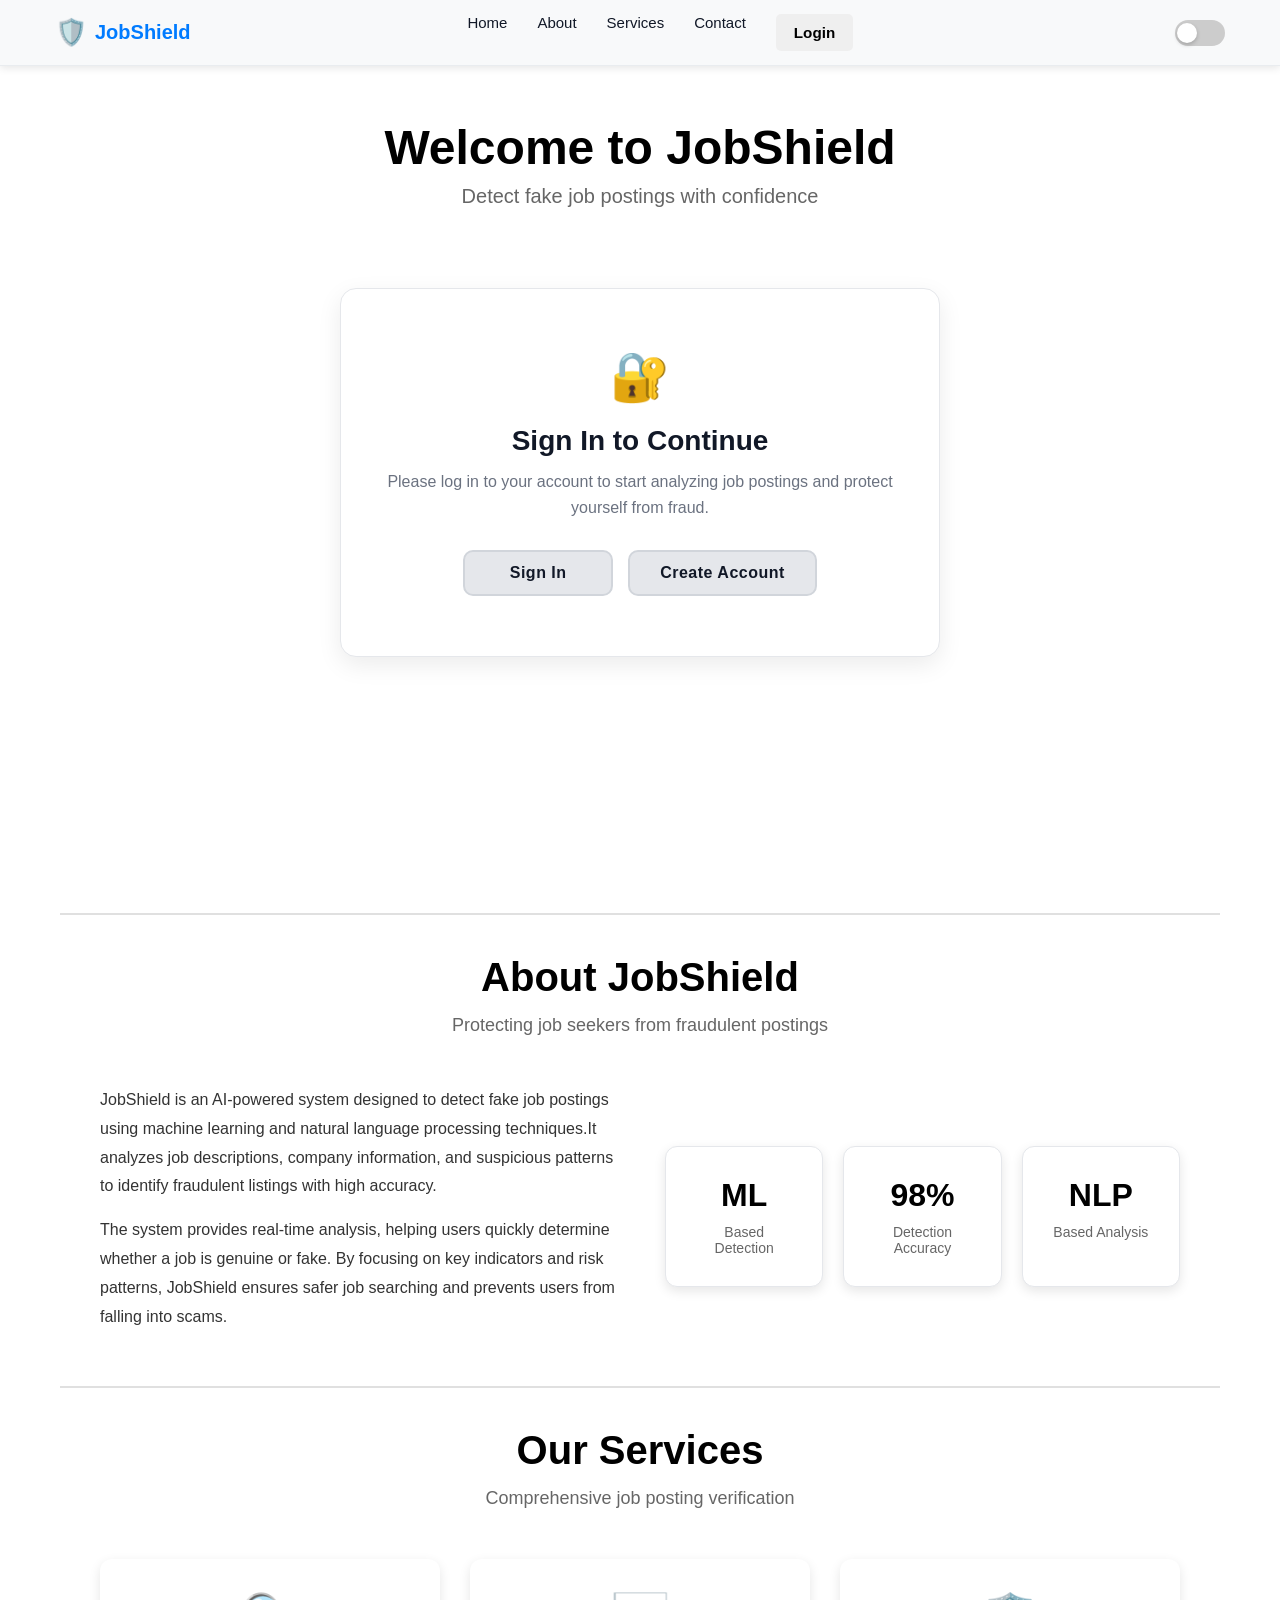
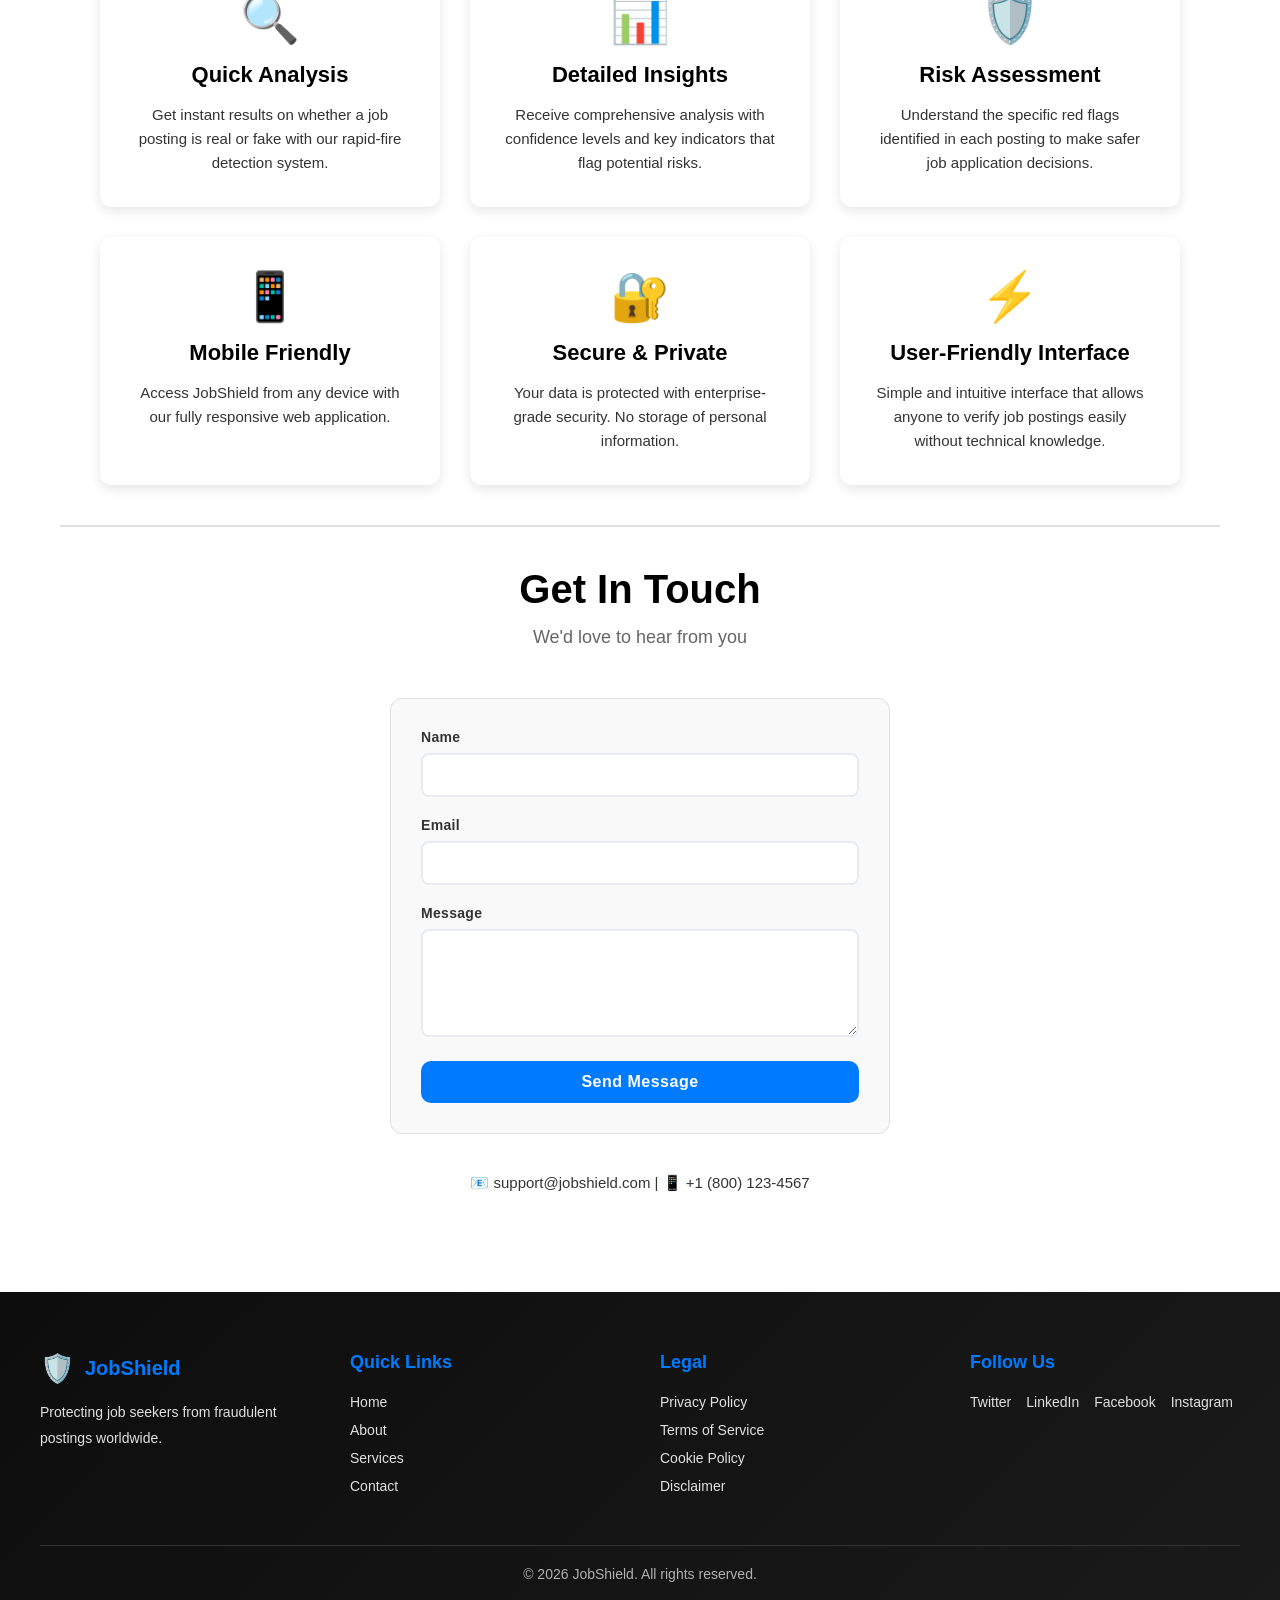
<file: frontend/index.html>
<!DOCTYPE html>
<html lang="en">

<head>
    <meta charset="UTF-8">
    <meta name="viewport" content="width=device-width, initial-scale=1.0">
    <title>JobShield</title>
    <link rel="stylesheet" href="style.css">
</head>

<body>
    <!-- Navigation Bar -->
    <nav class="navbar">
        <div class="navbar-container">
            <!-- Logo -->
            <div class="navbar-logo">
                <span class="logo-icon">🛡️</span>
                <span class="logo-text">JobShield</span>
            </div>

            <!-- Navigation Links -->
            <ul class="nav-menu" id="nav-menu">
                <li class="nav-item"><a href="#home" class="nav-link">Home</a></li>
                <li class="nav-item"><a href="#about" class="nav-link">About</a></li>
                <li class="nav-item"><a href="#services" class="nav-link">Services</a></li>
                <li class="nav-item"><a href="#contact" class="nav-link">Contact</a></li>
                <li class="nav-item" id="auth-nav-item">
                    <button type="button" class="nav-button" onclick="window.location.href='login.html'">Login</button>
                </li>
                <!-- Dark Mode Toggle in Menu (Mobile Only) -->
                <li class="nav-item nav-toggle-item">
                    <div class="dark-mode-toggle-menu">
                        <input type="checkbox" id="darkmode-checkbox-menu" class="checkbox">
                        <label for="darkmode-checkbox-menu" class="checkbox-label">
                        </label>
                    </div>
                </li>
            </ul>

            <!-- Dark Mode Toggle -->
            <div class="dark-mode-toggle">
                <input type="checkbox" id="darkmode-checkbox" class="checkbox">
                <label for="darkmode-checkbox" class="checkbox-label">
                    <span class="icon light-icon">☀️</span>
                    <span class="icon dark-icon">🌙</span>
                </label>
            </div>

            <!-- Hamburger Menu Button -->
            <div class="hamburger-menu" id="hamburger-menu">
                <span class="hamburger-line"></span>
                <span class="hamburger-line"></span>
                <span class="hamburger-line"></span>
            </div>
        </div>
    </nav>

    <!-- Main Content -->
    <main class="main-content">
        <section id="home" class="section">
            <h1>Welcome to JobShield</h1>
            <p>Detect fake job postings with confidence</p>

            <!-- Login Required Section (Hidden when logged in) -->
            <div id="login-required-section" class="login-required-container">
                <div class="login-required-content">
                    <div class="login-required-icon">🔐</div>
                    <h2>Sign In to Continue</h2>
                    <p>Please log in to your account to start analyzing job postings and protect yourself from fraud.
                    </p>
                    <div class="login-required-buttons">
                        <a href="login.html" class="btn btn-secondary btn-lg">Sign In</a>
                        <a href="register.html" class="btn btn-secondary btn-lg">Create Account</a>
                    </div>
                </div>
            </div>

            <!-- Input Section (Hidden when not logged in) -->
            <div id="form-section" class="input-container" style="display: none;">
                <div class="input-header">
                    <h2>Analyze a Job Posting</h2>
                    <p>Paste job posting details to detect if it's genuine or fake</p>
                </div>
                <form id="prediction-form" class="prediction-form">
                    <div class="form-row">
                        <div class="form-group">
                            <label for="title">Job Title *</label>
                            <input type="text" id="title" class="form-input"
                                placeholder="e.g., Senior Software Engineer" required>
                        </div>
                        <div class="form-group">
                            <label for="company">Company Name *</label>
                            <input type="text" id="company" class="form-input" placeholder="e.g., Tech Corp Inc."
                                required>
                        </div>
                    </div>
                    <div class="form-row">
                        <div class="form-group">
                            <label for="experience">Experience *</label>
                            <input type="text" id="experience" class="form-input" placeholder="e.g., 0-5 years"
                                required>
                        </div>
                        <div class="form-group">
                            <label for="salary">Salary *</label>
                            <input type="text" id="salary" class="form-input" placeholder="e.g., $80k - $120k/year"
                                required>
                        </div>
                    </div>

                    <div class="form-group">
                        <label for="description">Job Description *</label>
                        <textarea id="description" class="form-input" rows="6"
                            placeholder="Paste the full job description here..." required></textarea>
                    </div>

                    <div class="form-group">
                        <label for="requirements">Requirements</label>
                        <textarea id="requirements" class="form-input" rows="4"
                            placeholder="Paste the job requirements here..."></textarea>
                    </div>
                    <button type="submit" class="btn btn-primary btn-lg btn-block">Analyze Job Posting</button>
                </form>
            </div>

            <!-- Result Section (Hidden by default) -->
            <div id="result-section" class="result-section hidden">
                <div class="result-container">
                    <h2>Analysis Result</h2>

                    <div class="result-header">
                        <div class="status-badge" id="status-badge">
                            <h3 id="status-text"></h3>
                        </div>
                        <div class="probability-display">
                            <p class="probability-label">Confidence Level</p>
                            <div class="progress-bar">
                                <div class="progress-fill" id="progress-fill"></div>
                            </div>
                            <p class="probability-value" id="probability-value">0%</p>
                        </div>
                    </div>

                    <div class="keywords-section">
                        <h3>Key Indicators</h3>
                        <div class="keywords-list" id="keywords-list">
                        </div>
                    </div>

                    <button id="close-result-btn" class="btn btn-secondary">Analyze Another</button>
                </div>
            </div>
        </section>

        <!-- About Section -->
        <section id="about" class="section about-section">
            <div class="container">
                <h2>About JobShield</h2>
                <p class="section-subtitle">Protecting job seekers from fraudulent postings</p>
                <div class="about-content">
                    <div class="about-text">
                        <p>JobShield is an AI-powered system designed to detect fake job postings using machine learning
                            and natural language processing techniques.It analyzes job descriptions, company
                            information, and suspicious patterns to identify
                            fraudulent listings with high accuracy.</p>
                        <p>The system provides real-time analysis, helping users quickly determine whether a job is
                            genuine or fake. By focusing on key indicators and risk patterns, JobShield ensures safer
                            job searching and prevents users from falling into scams.</p>
                    </div>
                    <div class="about-stats">
                        <div class="stat-card">
                            <h3>ML</h3>
                            <p>Based Detection</p>
                        </div>
                        <div class="stat-card">
                            <h3>98%</h3>
                            <p>Detection Accuracy</p>
                        </div>
                        <div class="stat-card">
                            <h3>NLP</h3>
                            <p>Based Analysis</p>
                        </div>
                    </div>
                </div>
            </div>
        </section>

        <!-- Services Section -->
        <section id="services" class="section services-section">
            <div class="container">
                <h2>Our Services</h2>
                <p class="section-subtitle">Comprehensive job posting verification</p>
                <div class="services-grid">
                    <div class="service-card">
                        <div class="service-icon">🔍</div>
                        <h3>Quick Analysis</h3>
                        <p>Get instant results on whether a job posting is real or fake with our rapid-fire detection
                            system.</p>
                    </div>
                    <div class="service-card">
                        <div class="service-icon">📊</div>
                        <h3>Detailed Insights</h3>
                        <p>Receive comprehensive analysis with confidence levels and key indicators that flag potential
                            risks.</p>
                    </div>
                    <div class="service-card">
                        <div class="service-icon">🛡️</div>
                        <h3>Risk Assessment</h3>
                        <p>Understand the specific red flags identified in each posting to make safer job application
                            decisions.</p>
                    </div>
                    <div class="service-card">
                        <div class="service-icon">📱</div>
                        <h3>Mobile Friendly</h3>
                        <p>Access JobShield from any device with our fully responsive web application.</p>
                    </div>
                    <div class="service-card">
                        <div class="service-icon">🔐</div>
                        <h3>Secure & Private</h3>
                        <p>Your data is protected with enterprise-grade security. No storage of personal information.
                        </p>
                    </div>
                    <div class="service-card">
                        <div class="service-icon">⚡</div>
                        <h3>User-Friendly Interface</h3>
                        <p>Simple and intuitive interface that allows anyone to verify job postings easily without
                            technical knowledge.</p>
                    </div>
                </div>
            </div>
        </section>

        <!-- Testimonials Section -->
        <!--<section id="testimonials" class="section testimonials-section">
            <div class="container">
                <h2>What Our Users Say</h2>
                <p class="section-subtitle">Real stories from protected job seekers</p>
                <div class="testimonials-grid">
                    <div class="testimonial-card">
                        <div class="stars">⭐⭐⭐⭐⭐</div>
                        <p class="testimonial-text">"JobShield saved me from applying to a fake job posting. The
                            analysis was accurate and helped me identify red flags I would have missed."</p>
                        <p class="testimonial-author">- Sarah M., Software Engineer</p>
                    </div>
                    <div class="testimonial-card">
                        <div class="stars">⭐⭐⭐⭐⭐</div>
                        <p class="testimonial-text">"I wish I had known about JobShield earlier. It's a game-changer for
                            job seekers who want to protect themselves from scams."</p>
                        <p class="testimonial-author">- John D., Marketing Manager</p>
                    </div>
                    <div class="testimonial-card">
                        <div class="stars">⭐⭐⭐⭐⭐</div>
                        <p class="testimonial-text">"The confidence levels and key indicators provided by JobShield give
                            me peace of mind when browsing job portals. Highly recommended!"</p>
                        <p class="testimonial-author">- Priya K., Product Manager</p>
                    </div>
                </div>
            </div>
        </section>-->

        <!-- Contact Section -->
        <section id="contact" class="section contact-section">
            <div class="container">
                <h2>Get In Touch</h2>
                <p class="section-subtitle">We'd love to hear from you</p>
                <div class="contact-wrapper">
                    <form class="contact-form" id="contact-form">
                        <div class="form-group">
                            <label for="name">Name</label>
                            <input type="text" id="name" name="name" required>
                        </div>
                        <div class="form-group">
                            <label for="email">Email</label>
                            <input type="email" id="email" name="email" required>
                        </div>
                        <div class="form-group">
                            <label for="message">Message</label>
                            <textarea id="message" name="message" rows="5" required></textarea>
                        </div>
                        <button type="submit" class="btn btn-primary">Send Message</button>
                    </form>
                </div>
                <div class="contact-info-simple">
                    <p><strong>📧</strong> support@jobshield.com | <strong>📱</strong> +1 (800) 123-4567</p>
                </div>
            </div>
        </section>
    </main>

    <!-- Footer -->
    <footer class="footer">
        <div class="footer-container">
            <div class="footer-content">
                <div class="footer-section">
                    <div class="footer-logo">
                        <span class="logo-icon">🛡️</span>
                        <span class="logo-text">JobShield</span>
                    </div>
                    <p>Protecting job seekers from fraudulent postings worldwide.</p>
                </div>
                <div class="footer-section">
                    <h4>Quick Links</h4>
                    <ul>
                        <li><a href="#home">Home</a></li>
                        <li><a href="#about">About</a></li>
                        <li><a href="#services">Services</a></li>
                        <!-- <li><a href="#testimonials">Testimonials</a></li>-->
                        <li><a href="#contact">Contact</a></li>
                    </ul>
                </div>
                <div class="footer-section">
                    <h4>Legal</h4>
                    <ul>
                        <li><a href="#">Privacy Policy</a></li>
                        <li><a href="#">Terms of Service</a></li>
                        <li><a href="#">Cookie Policy</a></li>
                        <li><a href="#">Disclaimer</a></li>
                    </ul>
                </div>
                <div class="footer-section">
                    <h4>Follow Us</h4>
                    <ul class="social-links">
                        <li><a href="#">Twitter</a></li>
                        <li><a href="#">LinkedIn</a></li>
                        <li><a href="#">Facebook</a></li>
                        <li><a href="#">Instagram</a></li>
                    </ul>
                </div>
            </div>
            <div class="footer-bottom">
                <p>&copy; 2026 JobShield. All rights reserved.</p>
            </div>
        </div>
    </footer>
</body>
<script src="script.js"></script>

</html>
</file>
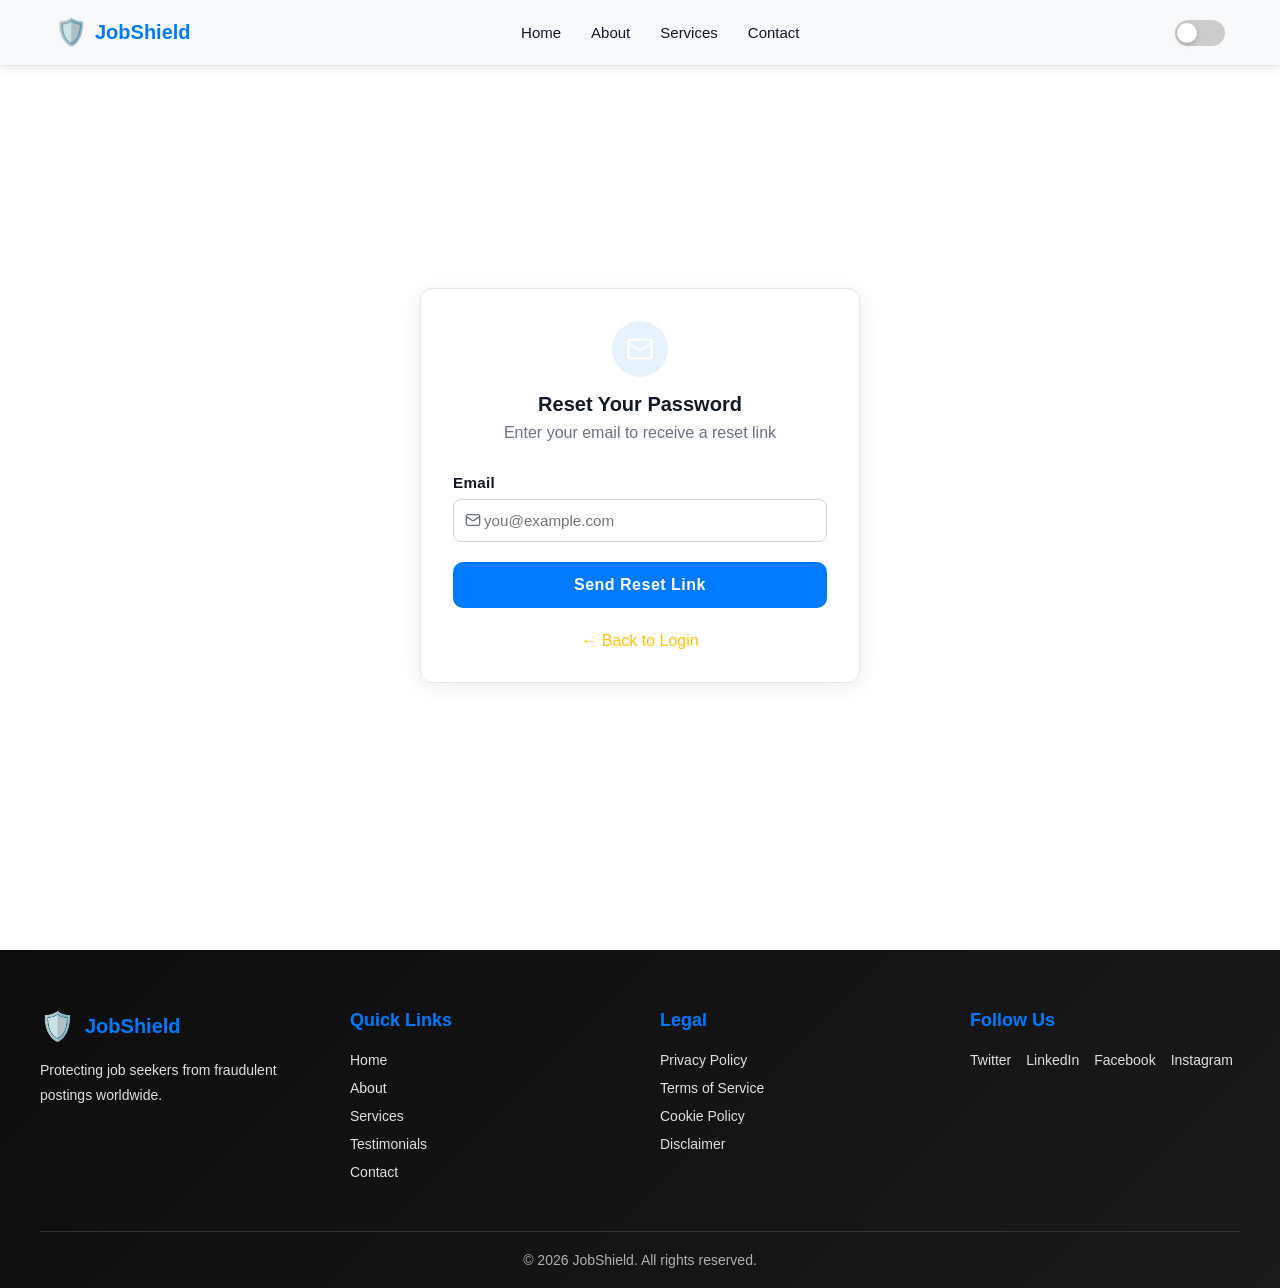
<file: frontend/forgot_password.html>
<!DOCTYPE html>
<html lang="en">

<head>
    <meta charset="UTF-8">
    <meta name="viewport" content="width=device-width, initial-scale=1.0">
    <title>Forgot Password - JobShield</title>
    <link rel="stylesheet" href="style.css">
</head>

<body>
    <!-- Navigation Bar -->
    <nav class="navbar">
        <div class="navbar-container">
            <!-- Logo -->
            <div class="navbar-logo">
                <span class="logo-icon">🛡️</span>
                <span class="logo-text">JobShield</span>
            </div>

            <!-- Navigation Links -->
            <ul class="nav-menu" id="nav-menu">
                <li class="nav-item"><a href="index.html" class="nav-link">Home</a></li>
                <li class="nav-item"><a href="#about" class="nav-link">About</a></li>
                <li class="nav-item"><a href="#services" class="nav-link">Services</a></li>
                <li class="nav-item"><a href="#contact" class="nav-link">Contact</a></li>
                <!-- Dark Mode Toggle in Menu (Mobile Only) -->
                <li class="nav-item nav-toggle-item">
                    <div class="dark-mode-toggle-menu">
                        <input type="checkbox" id="darkmode-checkbox-menu" class="checkbox">
                        <label for="darkmode-checkbox-menu" class="checkbox-label">
                        </label>
                    </div>
                </li>
            </ul>

            <!-- Dark Mode Toggle -->
            <div class="dark-mode-toggle">
                <input type="checkbox" id="darkmode-checkbox" class="checkbox">
                <label for="darkmode-checkbox" class="checkbox-label">
                    <span class="icon light-icon">☀️</span>
                    <span class="icon dark-icon">🌙</span>
                </label>
            </div>

            <!-- Hamburger Menu Button -->
            <div class="hamburger-menu" id="hamburger-menu">
                <span class="hamburger-line"></span>
                <span class="hamburger-line"></span>
                <span class="hamburger-line"></span>
            </div>
        </div>
    </nav>

    <!-- Forgot Password Section -->
    <section class="forgot-password-section">
        <div class="card auth-card card-centered" style="margin:0;">
            <div class="mb-8">
                <div class="auth-icon">
                    <svg viewBox="0 0 24 24" fill="none" stroke="currentColor" stroke-width="2">
                        <rect x="2" y="4" width="20" height="16" rx="2" />
                        <path d="m22 7-8.97 5.7a1.94 1.94 0 0 1-2.06 0L2 7" />
                    </svg>
                </div>
                <h2>Reset Your Password</h2>
                <p class="subtitle">Enter your email to receive a reset link</p>
            </div>
            <form onsubmit="event.preventDefault(); alert('Reset link sent! (Connect to your backend)');">
                <div class="form-group">
                    <label for="email">Email</label>
                    <div class="input-wrapper">
                        <svg class="icon" viewBox="0 0 24 24" fill="none" stroke="currentColor" stroke-width="2">
                            <rect x="2" y="4" width="20" height="16" rx="2" />
                            <path d="m22 7-8.97 5.7a1.94 1.94 0 0 1-2.06 0L2 7" />
                        </svg>
                        <input class="form-input" id="email" type="email" placeholder="you@example.com" required>
                    </div>
                </div>
                <button type="submit" class="btn btn-primary btn-lg btn-block">Send Reset Link</button>
            </form>
            <p class="text-center mt-6">
                <a href="login.html" class="text-link text-sm">← Back to Login</a>
            </p>
        </div>
    </section>

    <!-- Footer -->
    <footer class="footer">
        <div class="footer-container">
            <div class="footer-content">
                <div class="footer-section">
                    <div class="footer-logo">
                        <span class="logo-icon">🛡️</span>
                        <span class="logo-text">JobShield</span>
                    </div>
                    <p>Protecting job seekers from fraudulent postings worldwide.</p>
                </div>
                <div class="footer-section">
                    <h4>Quick Links</h4>
                    <ul>
                        <li><a href="#home">Home</a></li>
                        <li><a href="#about">About</a></li>
                        <li><a href="#services">Services</a></li>
                        <li><a href="#testimonials">Testimonials</a></li>
                        <li><a href="#contact">Contact</a></li>
                    </ul>
                </div>
                <div class="footer-section">
                    <h4>Legal</h4>
                    <ul>
                        <li><a href="#">Privacy Policy</a></li>
                        <li><a href="#">Terms of Service</a></li>
                        <li><a href="#">Cookie Policy</a></li>
                        <li><a href="#">Disclaimer</a></li>
                    </ul>
                </div>
                <div class="footer-section">
                    <h4>Follow Us</h4>
                    <ul class="social-links">
                        <li><a href="#">Twitter</a></li>
                        <li><a href="#">LinkedIn</a></li>
                        <li><a href="#">Facebook</a></li>
                        <li><a href="#">Instagram</a></li>
                    </ul>
                </div>
            </div>
            <div class="footer-bottom">
                <p>&copy; 2026 JobShield. All rights reserved.</p>
            </div>
        </div>
    </footer>

    <script src="script.js"></script>
</body>

</html>
</file>
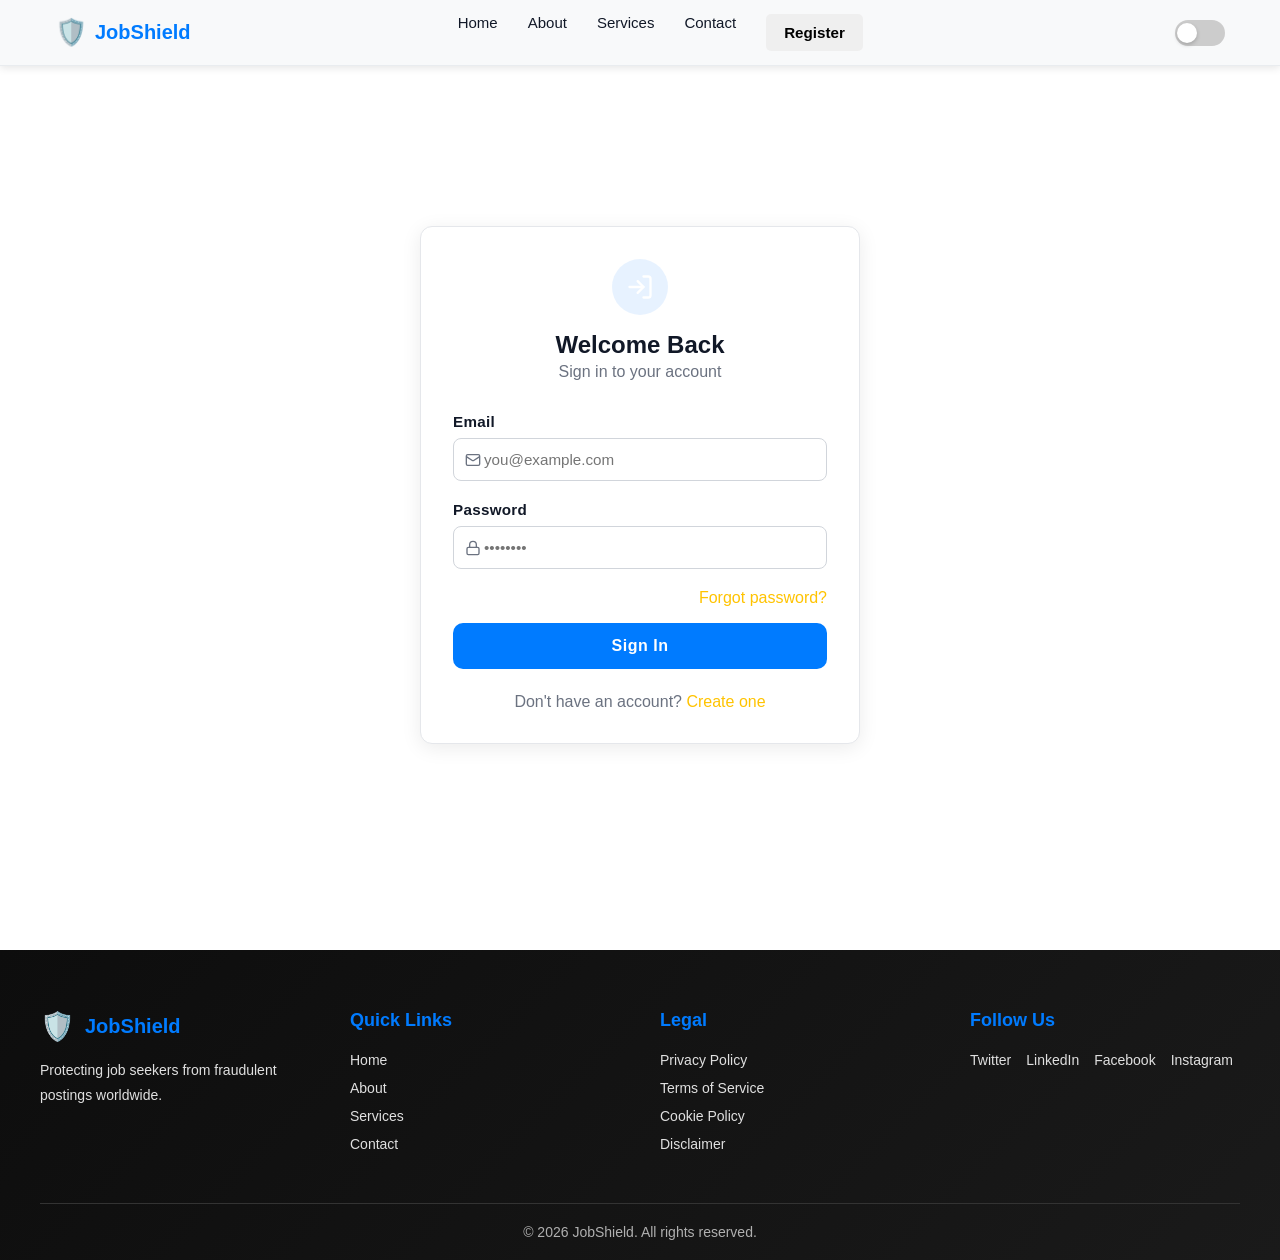
<file: frontend/login.html>
<!DOCTYPE html>
<html lang="en">

<head>
    <meta charset="UTF-8">
    <meta name="viewport" content="width=device-width, initial-scale=1.0">
    <title>Login - JobShield</title>
    <link rel="stylesheet" href="style.css">
</head>

<body>
    <!-- Navigation Bar -->
    <nav class="navbar">
        <div class="navbar-container">
            <!-- Logo -->
            <div class="navbar-logo">
                <span class="logo-icon">🛡️</span>
                <span class="logo-text">JobShield</span>
            </div>

            <!-- Navigation Links -->
            <ul class="nav-menu" id="nav-menu">
                <li class="nav-item"><a href="index.html" class="nav-link">Home</a></li>
                <li class="nav-item"><a href="#about" class="nav-link">About</a></li>
                <li class="nav-item"><a href="#services" class="nav-link">Services</a></li>
                <li class="nav-item"><a href="#contact" class="nav-link">Contact</a></li>
                <li class="nav-item"><button type="button" class="nav-button" onclick="window.location.href='register.html'">Register</button></li>
                <!-- Dark Mode Toggle in Menu (Mobile Only) -->
                <li class="nav-item nav-toggle-item">
                    <div class="dark-mode-toggle-menu">
                        <input type="checkbox" id="darkmode-checkbox-menu" class="checkbox">
                        <label for="darkmode-checkbox-menu" class="checkbox-label">
                        </label>
                    </div>
                </li>
            </ul>

            <!-- Dark Mode Toggle -->
            <div class="dark-mode-toggle">
                <input type="checkbox" id="darkmode-checkbox" class="checkbox">
                <label for="darkmode-checkbox" class="checkbox-label">
                    <span class="icon light-icon">☀️</span>
                    <span class="icon dark-icon">🌙</span>
                </label>
            </div>

            <!-- Hamburger Menu Button -->
            <div class="hamburger-menu" id="hamburger-menu">
                <span class="hamburger-line"></span>
                <span class="hamburger-line"></span>
                <span class="hamburger-line"></span>
            </div>
        </div>
    </nav>

    <!-- Login Section -->
    <section class="login-section">
        <div class="card auth-card card-centered" style="margin:0;">
            <div class="mb-8">
                <div class="auth-icon">
                    <svg viewBox="0 0 24 24">
                        <path d="M15 3h4a2 2 0 0 1 2 2v14a2 2 0 0 1-2 2h-4" />
                        <polyline points="10 17 15 12 10 7" />
                        <line x1="15" y1="12" x2="3" y2="12" />
                    </svg>
                </div>
                <h1>Welcome Back</h1>
                <p class="subtitle">Sign in to your account</p>
            </div>
            <form id="loginForm">
                <div class="form-group">
                    <label for="email">Email</label>
                    <div class="input-wrapper">
                        <svg class="icon" viewBox="0 0 24 24" fill="none" stroke="currentColor" stroke-width="2">
                            <rect x="2" y="4" width="20" height="16" rx="2" />
                            <path d="m22 7-8.97 5.7a1.94 1.94 0 0 1-2.06 0L2 7" />
                        </svg>
                        <input class="form-input" id="email" type="email" placeholder="you@example.com" required>
                    </div>
                </div>
                <div class="form-group">
                    <label for="password">Password</label>
                    <div class="input-wrapper">
                        <svg class="icon" viewBox="0 0 24 24" fill="none" stroke="currentColor" stroke-width="2">
                            <rect x="3" y="11" width="18" height="11" rx="2" />
                            <path d="M7 11V7a5 5 0 0 1 10 0v4" />
                        </svg>
                        <input class="form-input" id="password" type="password" placeholder="••••••••" required>
                    </div>
                </div>
                <div style="text-align:right; margin-bottom:16px;">
                    <a href="forgot_password.html" class="text-link text-sm">Forgot password?</a>
                </div>
                <button type="submit" class="btn btn-primary btn-lg btn-block">Sign In</button>
            </form>
            <div id="message" class="message-notification"></div>
            <p class="text-center text-sm text-muted mt-6">
                Don't have an account? <a href="register.html" class="text-link">Create one</a>
            </p>
        </div>
    </section>

    <!-- Footer -->
    <footer class="footer">
        <div class="footer-container">
            <div class="footer-content">
                <div class="footer-section">
                    <div class="footer-logo">
                        <span class="logo-icon">🛡️</span>
                        <span class="logo-text">JobShield</span>
                    </div>
                    <p>Protecting job seekers from fraudulent postings worldwide.</p>
                </div>
                <div class="footer-section">
                    <h4>Quick Links</h4>
                    <ul>
                        <li><a href="#home">Home</a></li>
                        <li><a href="#about">About</a></li>
                        <li><a href="#services">Services</a></li>
                        <!-- <li><a href="#testimonials">Testimonials</a></li> -->
                        <li><a href="#contact">Contact</a></li>
                    </ul>
                </div>
                <div class="footer-section">
                    <h4>Legal</h4>
                    <ul>
                        <li><a href="#">Privacy Policy</a></li>
                        <li><a href="#">Terms of Service</a></li>
                        <li><a href="#">Cookie Policy</a></li>
                        <li><a href="#">Disclaimer</a></li>
                    </ul>
                </div>
                <div class="footer-section">
                    <h4>Follow Us</h4>
                    <ul class="social-links">
                        <li><a href="#">Twitter</a></li>
                        <li><a href="#">LinkedIn</a></li>
                        <li><a href="#">Facebook</a></li>
                        <li><a href="#">Instagram</a></li>
                    </ul>
                </div>
            </div>
            <div class="footer-bottom">
                <p>&copy; 2026 JobShield. All rights reserved.</p>
            </div>
        </div>
    </footer>

    <script src="script.js"></script>
</body>

</html>
</file>
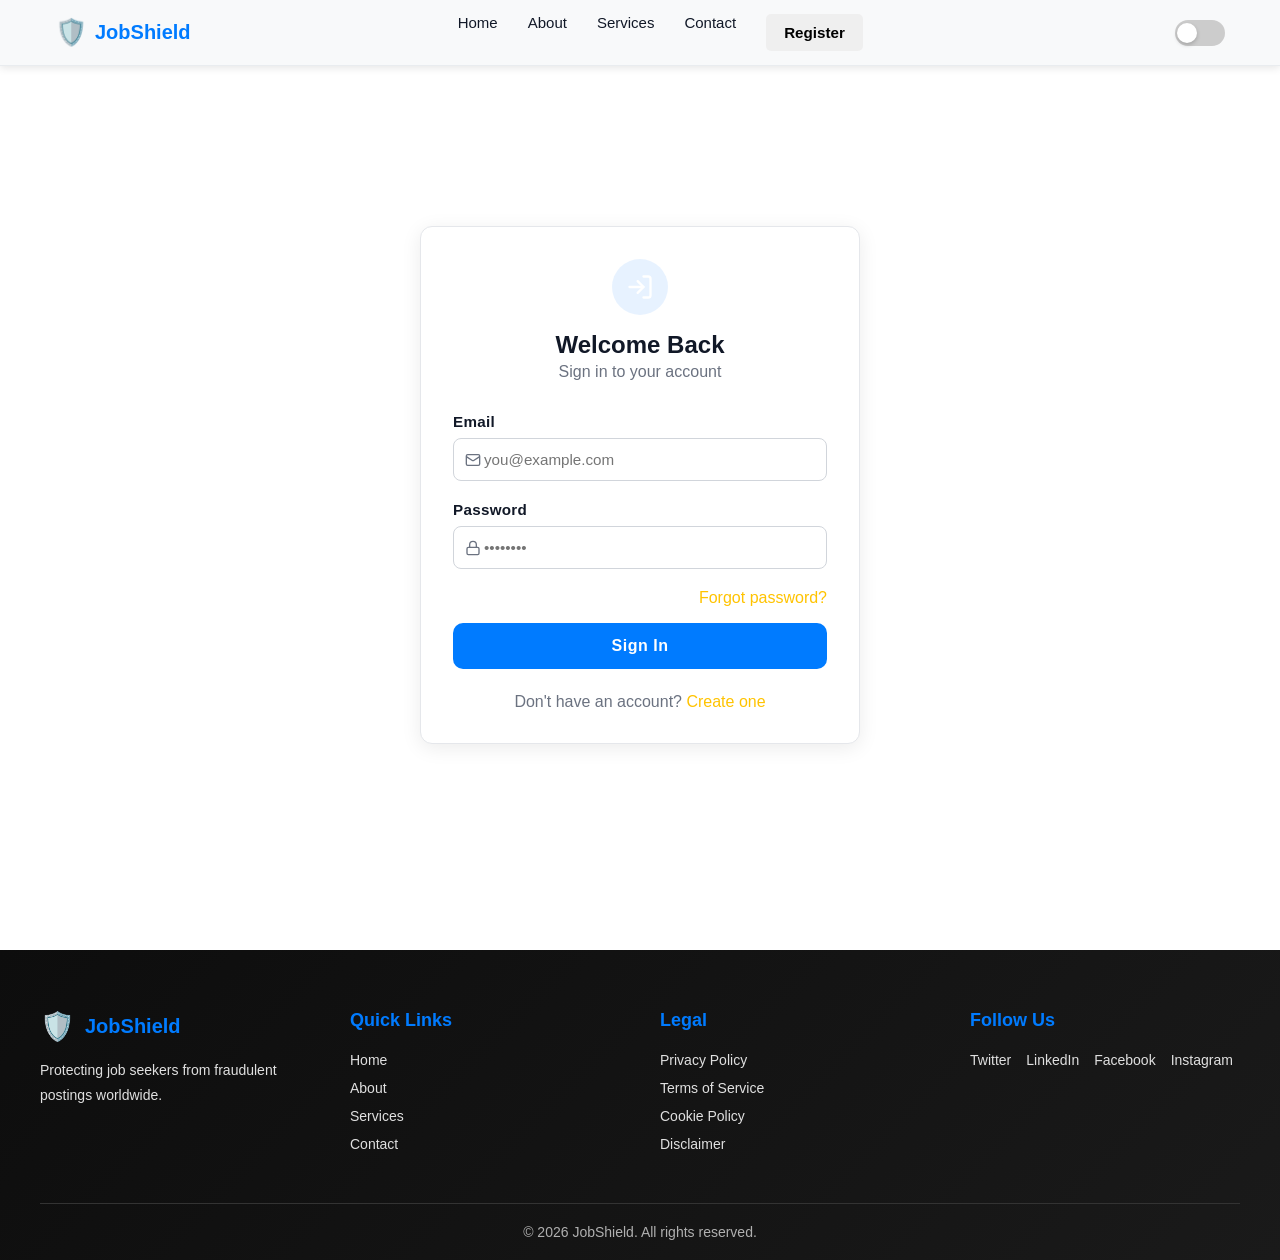
<file: frontend/profile.html>
<!DOCTYPE html>
<html lang="en">

<head>
    <meta charset="UTF-8">
    <meta name="viewport" content="width=device-width, initial-scale=1.0">
    <title>Profile - JobShield</title>
    <link rel="stylesheet" href="style.css">
</head>

<body>
    <!-- Navigation Bar -->
    <nav class="navbar">
        <div class="navbar-container">
            <!-- Logo -->
            <div class="navbar-logo" onclick="window.location.href='index.html'" style="cursor: pointer;">
                <span class="logo-icon">🛡️</span>
                <span class="logo-text">JobShield</span>
            </div>

            <!-- Navigation Links -->
            <ul class="nav-menu" id="nav-menu">
                <li class="nav-item"><a href="index.html" class="nav-link">Home</a></li>
                <li class="nav-item"><a href="index.html#about" class="nav-link">About</a></li>
                <li class="nav-item"><a href="index.html#services" class="nav-link">Services</a></li>
                <li class="nav-item"><a href="index.html#contact" class="nav-link">Contact</a></li>
                <li class="nav-item" id="auth-nav-item">
                    <button type="button" class="nav-button" onclick="window.location.href='login.html'">Login</button>
                </li>
                <!-- Dark Mode Toggle in Menu (Mobile Only) -->
                <li class="nav-item nav-toggle-item">
                    <div class="dark-mode-toggle-menu">
                        <input type="checkbox" id="darkmode-checkbox-menu" class="checkbox">
                        <label for="darkmode-checkbox-menu" class="checkbox-label">
                        </label>
                    </div>
                </li>
            </ul>

            <!-- Dark Mode Toggle -->
            <div class="dark-mode-toggle">
                <input type="checkbox" id="darkmode-checkbox" class="checkbox">
                <label for="darkmode-checkbox" class="checkbox-label">
                    <span class="icon light-icon">☀️</span>
                    <span class="icon dark-icon">🌙</span>
                </label>
            </div>

            <!-- Hamburger Menu Button -->
            <div class="hamburger-menu" id="hamburger-menu">
                <span class="hamburger-line"></span>
                <span class="hamburger-line"></span>
                <span class="hamburger-line"></span>
            </div>
        </div>
    </nav>

    <!-- Main Content -->
    <main class="main-content">
        <!-- Profile Section -->
        <section class="profile-section">
            <div class="profile-container">
                <!-- Profile Header -->
                <div class="profile-header">
                    <div class="profile-avatar">👤</div>
                    <div class="profile-info">
                        <h1 id="profileName">User Name</h1>
                        <p id="profileEmail">user@example.com</p>
                    </div>
                </div>

                <!-- Profile Stats -->
                <div class="profile-stats">
                    <div class="stat-card">
                        <div class="stat-value" id="statsAnalyzed">0</div>
                        <div class="stat-label">Postings Analyzed</div>
                    </div>
                    <div class="stat-card">
                        <div class="stat-value" id="statsFake">0</div>
                        <div class="stat-label">Fake Detected</div>
                    </div>
                    <div class="stat-card">
                        <div class="stat-value" id="statsReal">0</div>
                        <div class="stat-label">Real Postings</div>
                    </div>
                </div>

                <!-- Recent Analyses -->
                <div class="recent-section">
                    <h2>Recent Analyzed Postings</h2>
                    <div id="recentAnalyses" class="analyses-list">
                        <div class="analyses-loading">Loading your analyses...</div>
                    </div>
                </div>
            </div>
        </section>

        <!-- Message Notification -->
        <div id="message" class="message-notification"></div>
    </main>

    <!-- Footer -->
    <footer class="footer">
        <div class="footer-container">
            <div class="footer-content">
                <div class="footer-section">
                    <div class="footer-logo">
                        <span class="logo-icon">🛡️</span>
                        <span class="logo-text">JobShield</span>
                    </div>
                    <p>Protecting job seekers from fraudulent postings worldwide.</p>
                </div>
                <div class="footer-section">
                    <h4>Quick Links</h4>
                    <ul>
                        <li><a href="index.html">Home</a></li>
                        <li><a href="index.html#about">About</a></li>
                        <li><a href="index.html#services">Services</a></li>
                        <li><a href="index.html#testimonials">Testimonials</a></li>
                        <li><a href="index.html#contact">Contact</a></li>
                    </ul>
                </div>
                <div class="footer-section">
                    <h4>Legal</h4>
                    <ul>
                        <li><a href="#">Privacy Policy</a></li>
                        <li><a href="#">Terms of Service</a></li>
                        <li><a href="#">Cookie Policy</a></li>
                        <li><a href="#">Disclaimer</a></li>
                    </ul>
                </div>
                <div class="footer-section">
                    <h4>Follow Us</h4>
                    <ul class="social-links">
                        <li><a href="#">Twitter</a></li>
                        <li><a href="#">LinkedIn</a></li>
                        <li><a href="#">Facebook</a></li>
                        <li><a href="#">Instagram</a></li>
                    </ul>
                </div>
            </div>
            <div class="footer-bottom">
                <p>&copy; 2026 JobShield. All rights reserved.</p>
            </div>
        </div>
    </footer>

    <script src="script.js"></script>
    <script src="profile.js"></script>
</body>

</html>
</file>
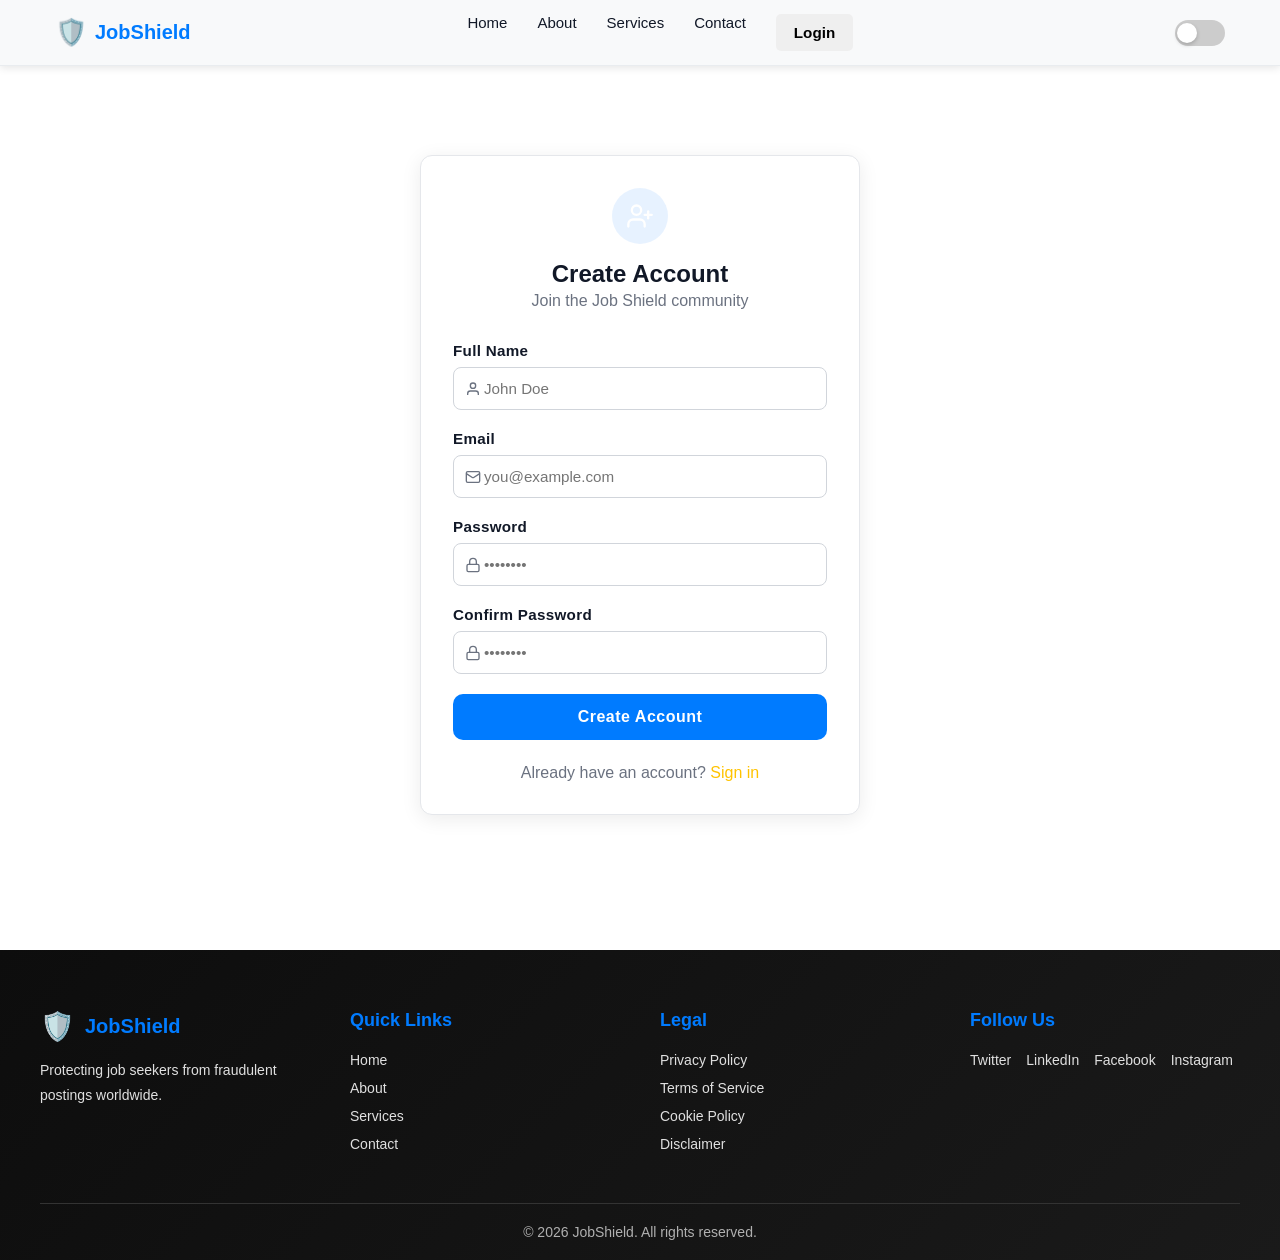
<file: frontend/register.html>
<!DOCTYPE html>
<html lang="en">

<head>
    <meta charset="UTF-8">
    <meta name="viewport" content="width=device-width, initial-scale=1.0">
    <title>Register - JobShield</title>
    <link rel="stylesheet" href="style.css">
</head>

<body>
    <!-- Navigation Bar -->
    <nav class="navbar">
        <div class="navbar-container">
            <!-- Logo -->
            <div class="navbar-logo">
                <span class="logo-icon">🛡️</span>
                <span class="logo-text">JobShield</span>
            </div>

            <!-- Navigation Links -->
            <ul class="nav-menu" id="nav-menu">
                <li class="nav-item"><a href="index.html" class="nav-link">Home</a></li>
                <li class="nav-item"><a href="#about" class="nav-link">About</a></li>
                <li class="nav-item"><a href="#services" class="nav-link">Services</a></li>
                <li class="nav-item"><a href="#contact" class="nav-link">Contact</a></li>
                <li class="nav-item"><button type="button" class="nav-button" onclick="window.location.href='login.html'">Login</button></li>
                <!-- Dark Mode Toggle in Menu (Mobile Only) -->
                <li class="nav-item nav-toggle-item">
                    <div class="dark-mode-toggle-menu">
                        <input type="checkbox" id="darkmode-checkbox-menu" class="checkbox">
                        <label for="darkmode-checkbox-menu" class="checkbox-label">
                        </label>
                    </div>
                </li>
            </ul>

            <!-- Dark Mode Toggle -->
            <div class="dark-mode-toggle">
                <input type="checkbox" id="darkmode-checkbox" class="checkbox">
                <label for="darkmode-checkbox" class="checkbox-label">
                    <span class="icon light-icon">☀️</span>
                    <span class="icon dark-icon">🌙</span>
                </label>
            </div>

            <!-- Hamburger Menu Button -->
            <div class="hamburger-menu" id="hamburger-menu">
                <span class="hamburger-line"></span>
                <span class="hamburger-line"></span>
                <span class="hamburger-line"></span>
            </div>
        </div>
    </nav>

    <!-- Register Section -->
    <section class="register-section">
        <div class="card auth-card card-centered" style="margin:0;">
            <div class="mb-8">
                <div class="auth-icon">
                    <svg viewBox="0 0 24 24">
                        <path d="M16 21v-2a4 4 0 0 0-4-4H6a4 4 0 0 0-4 4v2" />
                        <circle cx="9" cy="7" r="4" />
                        <line x1="19" y1="8" x2="19" y2="14" />
                        <line x1="22" y1="11" x2="16" y2="11" />
                    </svg>
                </div>
                <h1>Create Account</h1>
                <p class="subtitle">Join the Job Shield community</p>
            </div>
            <form id="registerForm">
                <div class="form-group">
                    <label for="fullName">Full Name</label>
                    <div class="input-wrapper">
                        <svg class="icon" viewBox="0 0 24 24" fill="none" stroke="currentColor" stroke-width="2">
                            <path d="M20 21v-2a4 4 0 0 0-4-4H8a4 4 0 0 0-4 4v2" />
                            <circle cx="12" cy="7" r="4" />
                        </svg>
                        <input class="form-input" id="fullName" type="text" placeholder="John Doe" required>
                    </div>
                </div>
                <div class="form-group">
                    <label for="email">Email</label>
                    <div class="input-wrapper">
                        <svg class="icon" viewBox="0 0 24 24" fill="none" stroke="currentColor" stroke-width="2">
                            <rect x="2" y="4" width="20" height="16" rx="2" />
                            <path d="m22 7-8.97 5.7a1.94 1.94 0 0 1-2.06 0L2 7" />
                        </svg>
                        <input class="form-input" id="email" type="email" placeholder="you@example.com" required>
                    </div>
                </div>
                <div class="form-group">
                    <label for="password">Password</label>
                    <div class="input-wrapper">
                        <svg class="icon" viewBox="0 0 24 24" fill="none" stroke="currentColor" stroke-width="2">
                            <rect x="3" y="11" width="18" height="11" rx="2" />
                            <path d="M7 11V7a5 5 0 0 1 10 0v4" />
                        </svg>
                        <input class="form-input" id="password" type="password" placeholder="••••••••" required>
                    </div>
                </div>
                <div class="form-group">
                    <label for="confirmPassword">Confirm Password</label>
                    <div class="input-wrapper">
                        <svg class="icon" viewBox="0 0 24 24" fill="none" stroke="currentColor" stroke-width="2">
                            <rect x="3" y="11" width="18" height="11" rx="2" />
                            <path d="M7 11V7a5 5 0 0 1 10 0v4" />
                        </svg>
                        <input class="form-input" id="confirmPassword" type="password" placeholder="••••••••" required>
                    </div>
                </div>
                <button type="submit" class="btn btn-primary btn-lg btn-block">Create Account</button>
            </form>
            <div id="message" class="message-notification"></div>
            <p class="text-center text-sm text-muted mt-6">
                Already have an account? <a href="login.html" class="text-link">Sign in</a>
            </p>
        </div>
    </section>

    <!-- Footer -->
    <footer class="footer">
        <div class="footer-container">
            <div class="footer-content">
                <div class="footer-section">
                    <div class="footer-logo">
                        <span class="logo-icon">🛡️</span>
                        <span class="logo-text">JobShield</span>
                    </div>
                    <p>Protecting job seekers from fraudulent postings worldwide.</p>
                </div>
                <div class="footer-section">
                    <h4>Quick Links</h4>
                    <ul>
                        <li><a href="#home">Home</a></li>
                        <li><a href="#about">About</a></li>
                        <li><a href="#services">Services</a></li>
                        <!-- <li><a href="#testimonials">Testimonials</a></li> -->
                        <li><a href="#contact">Contact</a></li>
                    </ul>
                </div>
                <div class="footer-section">
                    <h4>Legal</h4>
                    <ul>
                        <li><a href="#">Privacy Policy</a></li>
                        <li><a href="#">Terms of Service</a></li>
                        <li><a href="#">Cookie Policy</a></li>
                        <li><a href="#">Disclaimer</a></li>
                    </ul>
                </div>
                <div class="footer-section">
                    <h4>Follow Us</h4>
                    <ul class="social-links">
                        <li><a href="#">Twitter</a></li>
                        <li><a href="#">LinkedIn</a></li>
                        <li><a href="#">Facebook</a></li>
                        <li><a href="#">Instagram</a></li>
                    </ul>
                </div>
            </div>
            <div class="footer-bottom">
                <p>&copy; 2026 JobShield. All rights reserved.</p>
            </div>
        </div>
    </footer>

    <script src="script.js"></script>
</body>

</html>
</file>
<file: frontend/style.css>
* {
    margin: 0;
    padding: 0;
    box-sizing: border-box;
}

:root {
    --primary-color: #007bff;
    --secondary-color: #6c757d;
    --accent: #007bff;
    --light-bg: #ffffff;
    --light-text: #111827;
    --light-navbar-bg: #f8f9fa;
    --light-border: #e9ecef;
    --background: #ffffff;
    --foreground: #111827;
    --muted-foreground: #6b7280;
    --card: #ffffff;
    --card-border: #e5e7eb;
    --input: #d1d5db;
    --primary-foreground: #ffffff;
    --dark-bg: #0f172a;
    --dark-text: #e2e8f0;
    --dark-navbar-bg: #111827;
    --dark-border: #334155;
    --dark-heading: #f8fafc;
    --dark-accent: #60a5fa;
}

body {
    font-family: 'Segoe UI', Tahoma, Geneva, Verdana, sans-serif;
    background-color: var(--light-bg);
    color: var(--light-text);
    transition: background-color 0.3s ease, color 0.3s ease;
    padding-top: 70px;
}

body.dark-mode {
    background-color: var(--dark-bg);
    color: var(--dark-text);
    --background: #111827;
    --foreground: #e2e8f0;
    --muted-foreground: #94a3b8;
    --card: #1f2937;
    --card-border: #334155;
    --input: #334155;
    --primary-color: #60a5fa;
    --primary-foreground: #ffffff;
}

/* Navbar Styles */
.navbar {
    position: fixed;
    top: 0;
    width: 100%;
    background-color: var(--light-navbar-bg);
    border-bottom: 1px solid var(--light-border);
    z-index: 1000;
    transition: background-color 0.3s ease, border-color 0.3s ease;
    box-shadow: 0 2px 8px rgba(0, 0, 0, 0.1);
}

body.dark-mode .navbar {
    background-color: var(--dark-navbar-bg);
    border-bottom: 1px solid var(--dark-border);
    box-shadow: 0 2px 8px rgba(0, 0, 0, 0.3);
}

.navbar-container {
    max-width: 1200px;
    margin: 0 auto;
    padding: 0 15px;
    display: flex;
    justify-content: space-between;
    align-items: center;
    height: 65px;
    gap: 10px;
}

/* Logo Styles */
.navbar-logo {
    display: flex;
    align-items: center;
    gap: 8px;
    font-size: 20px;
    font-weight: bold;
    color: var(--primary-color);
    cursor: pointer;
    transition: transform 0.2s ease;
    white-space: nowrap;
    flex-shrink: 0;
}

.navbar-logo:hover {
    transform: scale(1.05);
}

.logo-icon {
    font-size: 26px;
}

.logo-text {
    font-size: 20px;
}

/* Navigation Menu Styles */
.nav-menu {
    display: flex;
    list-style: none;
    gap: 30px;
    flex: 1;
    justify-content: center;
}

.nav-item {
    position: relative;
}

.nav-item a{
    margin-top: 5px;
}

.nav-link {
    text-decoration: none;
    color: var(--light-text);
    font-weight: 500;
    font-size: 15px;
    transition: color 0.3s ease;
    padding-bottom: 5px;
    border-bottom: 2px solid transparent;
}

body.dark-mode .nav-link {
    color: var(--dark-text);
}

.nav-link:hover {
    color: var(--primary-color);
    border-bottom: 2px solid var(--primary-color);
}

.nav-button {
    display: inline-flex;
    align-items: center;
    justify-content: center;
    padding: 10px 18px;
    border: #000000;
    border-radius: 5px;
    color: rgb(0, 0, 0);
    font-size: 0.95rem;
    font-weight: 600;
    cursor: pointer;
    transition: transform 0.2s ease, background-color 0.2s ease;
}

.nav-button:hover,
.nav-button:focus {
    background-color: rgba(96, 165, 250, 0.18);
    transform: translateY(-1px);
}

.nav-button:active {
    transform: translateY(0);
}

/* User Menu Styles */
.user-menu {
    position: relative;
}

.user-button {
    display: flex;
    align-items: center;
    gap: 8px;
    padding: 8px 14px;
    border: none;
    border-radius: 8px;
    background-color: transparent;
    color: var(--light-text);
    cursor: pointer;
    font-size: 14px;
    font-weight: 600;
    transition: all 0.2s ease;
}

body.dark-mode .user-button {
    color: var(--dark-text);
}

.user-button:hover {
    background-color: var(--light-border);
}

body.dark-mode .user-button:hover {
    background-color: var(--dark-border);
}

.user-avatar {
    font-size: 18px;
}

.user-name {
    max-width: 100px;
    overflow: hidden;
    text-overflow: ellipsis;
    white-space: nowrap;
}

.dropdown-arrow {
    font-size: 10px;
    transition: transform 0.2s ease;
}

.user-dropdown {
    display: none;
    position: absolute;
    top: 100%;
    right: 0;
    margin-top: 8px;
    background-color: var(--card);
    border: 1px solid var(--card-border);
    border-radius: 8px;
    box-shadow: 0 4px 12px rgba(0, 0, 0, 0.15);
    z-index: 1001;
    min-width: 150px;
}

body.dark-mode .user-dropdown {
    background-color: var(--card);
    border-color: var(--card-border);
    box-shadow: 0 4px 12px rgba(0, 0, 0, 0.4);
}

.dropdown-item {
    display: block;
    width: 100%;
    padding: 12px 16px;
    border: none;
    background: none;
    text-align: left;
    color: var(--foreground);
    cursor: pointer;
    font-size: 14px;
    transition: background-color 0.2s ease;
    text-decoration: none;
}

.dropdown-item:first-child {
    border-radius: 8px 8px 0 0;
}

.dropdown-item:last-child {
    border-radius: 0 0 8px 8px;
}

.dropdown-item:hover {
    background-color: var(--input);
}

body.dark-mode .dropdown-item {
    color: var(--foreground);
}

body.dark-mode .dropdown-item:hover {
    background-color: #334155;
}



/* Dark Mode Toggle Styles */
.dark-mode-toggle {
    display: flex;
    align-items: center;
    margin-left: 15px;
}

.dark-mode-toggle-menu {
    display: none;
    align-items: center;
    width: 100%;
    padding: 12px 20px;
}

.checkbox {
    display: none;
}

.checkbox-label {
    width: 50px;
    height: 26px;
    display: flex;
    align-items: center;
    justify-content: flex-start;
    border-radius: 20px;
    background-color: #ccc;
    cursor: pointer;
    transition: all 0.35s ease;
    position: relative;
    padding: 2px;
    border: none;
}

body.dark-mode .checkbox-label {
    background-color: #555;
}

.checkbox-label:hover {
    transform: scale(1.05);
}

.checkbox-label .icon {
    display: none;
}

.checkbox-label::after {
    content: '';
    width: 20px;
    height: 20px;
    background-color: white;
    border-radius: 50%;
    position: absolute;
    left: 2px;
    transition: left 0.35s ease;
    box-shadow: 0 2px 4px rgba(0, 0, 0, 0.2);
    z-index: 10;
}

.checkbox:checked ~ .checkbox-label {
    background-color: #555;
}

.checkbox:checked ~ .checkbox-label::after {
    left: 26px;
}

/* Responsive Dark Mode Toggle */
@media (max-width: 768px) {
    .dark-mode-toggle {
        margin-left: 8px;
        flex-shrink: 0;
    }

    .checkbox-label {
        width: 46px;
        height: 24px;
        padding: 2px;
    }

    .checkbox-label::after {
        width: 18px;
        height: 18px;
    }

    .checkbox:checked ~ .checkbox-label::after {
        left: 22px;
    }
}

@media (max-width: 480px) {
    .dark-mode-toggle {
        margin-left: 6px;
        flex-shrink: 0;
    }

    .checkbox-label {
        width: 44px;
        height: 22px;
        padding: 2px;
    }

    .checkbox-label::after {
        width: 16px;
        height: 16px;
    }

    .checkbox:checked ~ .checkbox-label::after {
        left: 21px;
    }
}

/* Hamburger Menu Styles */
.hamburger-menu {
    display: none;
    flex-direction: column;
    cursor: pointer;
    gap: 5px;
    margin-left: auto;
    flex-shrink: 0;
    padding: 5px;
}

.hamburger-line {
    width: 24px;
    height: 2.5px;
    background-color: var(--light-text);
    border-radius: 2px;
    transition: all 0.3s ease;
}

body.dark-mode .hamburger-line {
    background-color: var(--dark-text);
}

.hamburger-menu.active .hamburger-line:nth-child(1) {
    transform: rotate(45deg) translate(10px, 10px);
}

.hamburger-menu.active .hamburger-line:nth-child(2) {
    opacity: 0;
}

.hamburger-menu.active .hamburger-line:nth-child(3) {
    transform: rotate(-45deg) translate(7px, -7px);
}

/* Responsive Navbar */
@media (max-width: 768px) {
    body {
        padding-top: 65px;
    }

    .navbar-container {
        height: 65px;
        padding: 0 12px;
    }

    .dark-mode-toggle {
        display: none;
    }

    .dark-mode-toggle-menu {
        display: flex;
        justify-content: flex-start;
        padding: 15px 20px;
    }

    .dark-mode-toggle-menu .checkbox-label {
        width: 65px;
        height: 28px;
    }

    .dark-mode-toggle-menu .checkbox-label::after {
        width: 22px;
        height: 22px;
    }

    .dark-mode-toggle-menu .checkbox:checked ~ .checkbox-label::after {
        left: 35px;
    }

    .nav-toggle-item {
        border-top: 1px solid var(--light-border);
        padding: 0;
    }

    body.dark-mode .nav-toggle-item {
        border-top: 1px solid var(--dark-border);
    }

    .nav-menu {
        position: fixed;
        left: -100%;
        top: 65px;
        flex-direction: column;
        background-color: var(--light-navbar-bg);
        width: 100%;
        text-align: left;
        transition: left 0.3s ease;
        box-shadow: 0 10px 27px rgba(0, 0, 0, 0.1);
        padding: 15px 0;
        gap: 0;
        z-index: 999;
        max-height: calc(100vh - 65px);
        overflow-y: auto;
    }

    body.dark-mode .nav-menu {
        background-color: var(--dark-navbar-bg);
        box-shadow: 0 10px 27px rgba(0, 0, 0, 0.4);
    }

    .nav-menu.active {
        left: 0;
    }

    .nav-item {
        padding: 0;
    }

    .nav-link {
        font-size: 16px;
        padding: 12px 20px;
        border-bottom: none;
        display: block;
    }

    .nav-link:hover {
        border-bottom: none;
        color: var(--primary-color);
        background-color: var(--light-border);
    }

    body.dark-mode .nav-link:hover {
        background-color: var(--dark-border);
    }

    .hamburger-menu {
        display: flex;
    }

    .logo-text {
        font-size: 18px;
    }

    .logo-icon {
        font-size: 24px;
    }
}

@media (max-width: 480px) {
    body {
        padding-top: 60px;
    }

    .navbar-container {
        height: 60px;
        padding: 0 10px;
        gap: 8px;
    }

    .navbar-logo {
        gap: 6px;
    }

    .logo-text {
        font-size: 16px;
    }

    .logo-icon {
        font-size: 22px;
    }

    .dark-mode-toggle {
        margin-left: 5px;
    }

    .checkbox-label {
        width: 42px;
        height: 22px;
    }

    .checkbox-label::after {
        width: 16px;
        height: 16px;
    }

    .dark-mode-toggle-menu {
        padding: 12px 20px;
    }

    .dark-mode-toggle-menu .checkbox-label {
        width: 65px;
        height: 28px;
    }

    .dark-mode-toggle-menu .checkbox-label::after {
        width: 22px;
        height: 22px;
    }

    .dark-mode-toggle-menu .checkbox:checked ~ .checkbox-label::after {
        left: 35px;
    }

    .hamburger-line {
        width: 20px;
        height: 2px;
        gap: 4px;
    }

    .nav-menu {
        top: 60px;
    }

    .nav-link {
        font-size: 15px;
        padding: 10px 16px;
    }
}

/* Main Content */
.main-content {
    max-width: 1200px;
    margin: 0 auto;
    padding: 10px 20px;
}

.section {
    min-height: calc(100vh - 65px);
    display: flex;
    flex-direction: column;
    justify-content: flex-start;
    align-items: center;
    text-align: center;
    padding-top: 40px;
    scroll-margin-top: 75px;
}

#home {
    border-bottom: 2px solid #e0e0e0;
}

body.dark-mode #home {
    border-bottom: 2px solid #333333;
}

.section h1 {
    font-size: 48px;
    margin-bottom: 10px;
    color: #000000;
}

body.dark-mode .section h1 {
    color: var(--dark-heading);
}

.section > p {
    font-size: 20px;
    color: #666666;
    margin-bottom: 20px;
}

body.dark-mode .section > p {
    color: #d0d0d0;
}

.form-group { margin-bottom: 16px; text-align: left; }
.form-group label { display: block; font-size: 0.875rem; font-weight: 500; color: var(--foreground); margin-bottom: 6px; }

.input-wrapper { position: relative; }
.input-wrapper .icon {
  position: absolute; left: 12px; top: 50%; transform: translateY(-50%);
  width: 16px; height: 16px; color: var(--muted-foreground);
}

.form-input {
  width: 100%; padding: 10px 12px 10px 40px;
  border: 1px solid var(--input); border-radius: 12px;
  background: var(--background); color: var(--foreground);
  font-size: 0.875rem; outline: none;
}
.form-input:focus { border-color: var(--accent); box-shadow: 0 0 0 4px rgba(96, 165, 250, 0.18); }


textarea.form-input {
  padding-left: 12px; min-height: 160px; resize: vertical;
}

.card {
  background: var(--card); border-radius: 12px;
  border: 1px solid var(--card-border);
  box-shadow: 0 4px 20px rgba(0,0,0,0.08); padding: 32px;
  max-width: 700px; width: 100%; margin: 32px auto;
}
.card-centered { text-align: center; }
.card h2 { font-size: 1.25rem; font-weight: 700; color: var(--foreground); margin-bottom: 8px; }
.card .subtitle { color: var(--muted-foreground); margin-bottom: 20px; }

.auth-card { max-width: 440px; margin: 0 auto; }
.auth-icon {
  width: 56px; height: 56px; border-radius: 50%;
  background: rgba(96, 165, 250, 0.15); display: inline-flex;
  align-items: center; justify-content: center; margin-bottom: 16px;
  color: var(--accent);
}
.auth-icon svg { width: 28px; height: 28px; color: var(--primary-foreground); fill: none; stroke: currentColor; stroke-width: 2; stroke-linecap: round; stroke-linejoin: round; }
.auth-card h1 { font-size: 1.5rem; font-weight: 700; color: var(--foreground); }
.auth-card .subtitle { color: var(--muted-foreground); margin-top: 4px; }

/* Message Notification */
.message-notification {
    position: fixed;
    top: 50%;
    left: 50%;
    transform: translate(-50%, -50%) scale(0.9);
    display: none;
    padding: 20px 28px;
    border-radius: 16px;
    margin: 0;
    font-size: 1rem;
    font-weight: 500;
    text-align: center;
    opacity: 0;
    transition: all 0.4s cubic-bezier(0.16, 1, 0.3, 1);
    z-index: 10000;
    min-width: 320px;
    max-width: 550px;
    box-shadow: 0 20px 60px rgba(0, 0, 0, 0.3);
    border: none;
    backdrop-filter: blur(10px);
    font-family: 'Segoe UI', Tahoma, Geneva, Verdana, sans-serif;
    letter-spacing: 0.3px;
}

.message-notification.show {
    display: block;
    opacity: 1;
    transform: translate(-50%, -50%) scale(1);
}

.message-notification.success {
    background: linear-gradient(135deg, #10b981 0%, #059669 100%);
    color: #ffffff;
    border: 1px solid rgba(255, 255, 255, 0.2);
}

.message-notification.success::before {
    content: '✓';
    display: inline-block;
    width: 24px;
    height: 24px;
    margin-right: 10px;
    font-weight: bold;
    font-size: 1.2rem;
    vertical-align: middle;
    animation: successCheck 0.6s cubic-bezier(0.16, 1, 0.3, 1);
}

.message-notification.error {
    background: linear-gradient(135deg, #ef4444 0%, #dc2626 100%);
    color: #ffffff;
    border: 1px solid rgba(255, 255, 255, 0.2);
}

.message-notification.error::before {
    content: '⚠';
    display: inline-block;
    width: 24px;
    height: 24px;
    margin-right: 10px;
    font-weight: bold;
    font-size: 1.2rem;
    vertical-align: middle;
    animation: errorShake 0.5s cubic-bezier(0.68, -0.55, 0.265, 1.55);
}

@keyframes successCheck {
    0% {
        transform: scale(0) rotate(-45deg);
        opacity: 0;
    }
    50% {
        transform: scale(1.2);
    }
    100% {
        transform: scale(1) rotate(0);
        opacity: 1;
    }
}

@keyframes errorShake {
    0%, 100% {
        transform: translateX(0);
    }
    10%, 30%, 50%, 70%, 90% {
        transform: translateX(-5px);
    }
    20%, 40%, 60%, 80% {
        transform: translateX(5px);
    }
}

body.dark-mode .message-notification {
    box-shadow: 0 20px 60px rgba(0, 0, 0, 0.5);
}



/* Input Container */
.input-container {
    width: 100%;
    max-width: 800px;
    margin: 40px auto;
    background-color: var(--background);
    border: 1px solid var(--card-border);
    border-radius: 16px;
    padding: 50px;
    box-shadow: 0 8px 24px rgba(0, 0, 0, 0.08);
    transition: all 0.3s ease;
}

body.dark-mode .input-container {
    background-color: var(--card);
    border-color: var(--card-border);
    box-shadow: 0 8px 24px rgba(0, 0, 0, 0.4);
}

.input-header {
    margin-bottom: 30px;
}

.input-container h2 {
    font-size: 28px;
    font-weight: 700;
    margin-bottom: 8px;
    color: var(--foreground);
}

body.dark-mode .input-container h2 {
    color: var(--foreground);
}

.input-header p {
    color: var(--muted-foreground);
    font-size: 16px;
    line-height: 1.5;
}

/* Form Styles */
.prediction-form {
    text-align: left;
}

.form-row {
    display: grid;
    grid-template-columns: 1fr 1fr;
    gap: 20px;
    margin-bottom: 20px;
}

.form-group {
    margin-bottom: 20px;
    text-align: left;
}

.form-group label {
    display: block;
    font-size: 0.95rem;
    font-weight: 600;
    color: var(--foreground);
    margin-bottom: 8px;
    letter-spacing: 0.3px;
}

.form-group .form-input {
    width: 100%;
    padding: 12px 30px;
    border: 1.5px solid var(--input);
    border-radius: 8px;
    background: var(--background);
    color: var(--foreground);
    font-size: 0.95rem;
    font-family: 'Segoe UI', Tahoma, Geneva, Verdana, sans-serif;
    outline: none;
    transition: border-color 0.2s ease, box-shadow 0.2s ease;
}

.form-group .form-input:focus {
    border-color: var(--accent);
    box-shadow: 0 0 0 3px rgba(96, 165, 250, 0.12);
}

body.dark-mode .form-group .form-input {
    background: #1f2937;
    border-color: #475569;
}

body.dark-mode .form-group .form-input:focus {
    border-color: #60a5fa;
    box-shadow: 0 0 0 3px rgba(96, 165, 250, 0.2);
}

textarea.form-input {
    resize: vertical;
    min-height: 100px;
}

/* Button Styles */
.btn {
    padding: 12px 30px;
    border: none;
    border-radius: 10px;
    font-size: 16px;
    font-weight: 600;
    cursor: pointer;
    transition: all 0.3s ease;
    letter-spacing: 0.5px;
}

.btn-lg {
    padding: 14px 30px;
    font-size: 16px;
}

.btn-block {
    width: 100%;
}

.btn-primary {
    background-color: var(--primary-color);
    color: var(--primary-foreground);
    width: 100%;
}

.text-muted {
    color: var(--muted-foreground);
}

.btn-primary:hover {
    background-color: #0056b3;
    transform: translateY(-2px);
    box-shadow: 0 6px 12px rgba(0, 123, 255, 0.3);
}

.btn-primary:active {
    transform: translateY(0);
}

.btn-secondary {
    background-color: var(--secondary-color);
    color: white;
}

.btn-secondary:hover {
    background-color: #5a6268;
    transform: translateY(-2px);
}

/* Result Section */
.result-section {
    width: 100%;
    max-width: 700px;
    margin: 30px 0;
    animation: slideIn 0.4s ease;
}

.result-section.hidden {
    display: none;
}

@keyframes slideIn {
    from {
        opacity: 0;
        transform: translateY(20px);
    }
    to {
        opacity: 1;
        transform: translateY(0);
    }
}

.result-container {
    background-color: var(--light-bg);
    border: 2px solid var(--light-border);
    border-radius: 12px;
    padding: 40px;
    box-shadow: 0 4px 12px rgba(0, 0, 0, 0.1);
}

body.dark-mode .result-container {
    background-color: #2a2a2a;
    border-color: var(--dark-border);
    box-shadow: 0 4px 12px rgba(0, 0, 0, 0.3);
}

.result-container h2 {
    font-size: 28px;
    margin-bottom: 30px;
    color: #000000;
}

body.dark-mode .result-container h2 {
    color: var(--dark-heading);
}

.result-header {
    display: flex;
    gap: 30px;
    margin-bottom: 30px;
    flex-wrap: wrap;
}

.status-badge {
    flex: 1;
    min-width: 150px;
    padding: 25px;
    border-radius: 12px;
    text-align: center;
    font-weight: bold;
}

.status-badge.real {
    background: linear-gradient(135deg, #28a745, #20c997);
    color: white;
}

.status-badge.fake {
    background: linear-gradient(135deg, #dc3545, #fd7e14);
    color: white;
}

.status-badge h3 {
    font-size: 24px;
    margin: 0;
}

.probability-display {
    flex: 1;
    min-width: 200px;
}

.probability-label {
    font-size: 14px;
    font-weight: 600;
    color: #666666;
    margin-bottom: 10px;
}

body.dark-mode .probability-label {
    color: #c0c0c0;
}

.progress-bar {
    width: 100%;
    height: 25px;
    background-color: var(--light-border);
    border-radius: 12px;
    overflow: hidden;
    margin-bottom: 10px;
}

body.dark-mode .progress-bar {
    background-color: var(--dark-border);
}

.progress-fill {
    height: 100%;
    background: linear-gradient(90deg, var(--primary-color), #0056b3);
    width: 0%;
    transition: width 0.6s ease;
    border-radius: 12px;
}

.probability-value {
    font-size: 18px;
    font-weight: bold;
    color: var(--primary-color);
    text-align: right;
}

/* Keyword Badges */
.keywords-section {
    margin-top: 30px;
    text-align: left;
}

.keywords-section h3 {
    font-size: 18px;
    font-weight: 600;
    color: var(--foreground);
    margin-bottom: 15px;
}

.keywords-list {
    display: flex;
    flex-wrap: wrap;
    gap: 10px;
}

.keyword-badge {
    display: inline-block;
    padding: 8px 14px;
    border-radius: 20px;
    font-size: 13px;
    font-weight: 600;
    white-space: nowrap;
}

.keyword-badge.fake {
    background-color: rgba(239, 68, 68, 0.15);
    color: #dc2626;
    border: 1px solid rgba(239, 68, 68, 0.3);
}

.keyword-badge.real {
    background-color: rgba(34, 197, 94, 0.15);
    color: #16a34a;
    border: 1px solid rgba(34, 197, 94, 0.3);
}

body.dark-mode .keyword-badge.fake {
    background-color: rgba(239, 68, 68, 0.2);
    border-color: rgba(239, 68, 68, 0.4);
}

body.dark-mode .keyword-badge.real {
    background-color: rgba(34, 197, 94, 0.2);
    border-color: rgba(34, 197, 94, 0.4);
}

/* Profile Page Styles */
.profile-section {
    min-height: calc(100vh - 65px);
    padding: 40px 20px;
}

.profile-container {
    max-width: 1000px;
    margin: 0 auto;
}

.profile-header {
    display: flex;
    align-items: center;
    gap: 30px;
    background: var(--card);
    border: 1px solid var(--card-border);
    border-radius: 16px;
    padding: 40px;
    margin-bottom: 40px;
    box-shadow: 0 4px 20px rgba(0, 0, 0, 0.08);
}

body.dark-mode .profile-header {
    background: var(--card);
    border-color: var(--card-border);
    box-shadow: 0 4px 20px rgba(0, 0, 0, 0.3);
}

.profile-avatar {
    font-size: 80px;
    line-height: 1;
    min-width: 100px;
    text-align: center;
}

.profile-info {
    flex: 1;
    text-align: left;
}

.profile-info h1 {
    font-size: 32px;
    font-weight: 700;
    color: var(--foreground);
    margin-bottom: 8px;
}

.profile-info p {
    font-size: 16px;
    color: var(--muted-foreground);
    margin: 0;
}

/* Profile Stats */
.profile-stats {
    display: grid;
    grid-template-columns: repeat(auto-fit, minmax(200px, 1fr));
    gap: 20px;
    margin-bottom: 40px;
}

.stat-card {
    background: var(--card);
    border: 1px solid var(--card-border);
    border-radius: 12px;
    padding: 25px;
    text-align: center;
    box-shadow: 0 2px 8px rgba(0, 0, 0, 0.05);
    transition: all 0.3s ease;
}

body.dark-mode .stat-card {
    background: var(--card);
    border-color: var(--card-border);
    box-shadow: 0 2px 8px rgba(0, 0, 0, 0.2);
}

.stat-card:hover {
    transform: translateY(-5px);
    box-shadow: 0 8px 16px rgba(0, 0, 0, 0.1);
}

body.dark-mode .stat-card:hover {
    box-shadow: 0 8px 16px rgba(0, 0, 0, 0.3);
}

.stat-value {
    font-size: 36px;
    font-weight: 700;
    color: var(--primary-color);
    margin-bottom: 8px;
}

.stat-label {
    font-size: 14px;
    font-weight: 600;
    color: var(--muted-foreground);
    text-transform: uppercase;
    letter-spacing: 0.5px;
}

/* Recent Analyses Section */
.recent-section {
    background: var(--card);
    border: 1px solid var(--card-border);
    border-radius: 16px;
    padding: 30px;
    box-shadow: 0 4px 20px rgba(0, 0, 0, 0.08);
}

body.dark-mode .recent-section {
    background: var(--card);
    border-color: var(--card-border);
    box-shadow: 0 4px 20px rgba(0, 0, 0, 0.3);
}

.recent-section h2 {
    font-size: 24px;
    font-weight: 700;
    color: var(--foreground);
    margin-bottom: 25px;
}

.analyses-list {
    display: flex;
    flex-direction: column;
    gap: 15px;
}

.analyses-loading {
    text-align: center;
    padding: 40px;
    color: var(--muted-foreground);
    font-size: 16px;
}

.analysis-item {
    background: var(--background);
    border: 1px solid var(--input);
    border-radius: 12px;
    padding: 20px;
    display: flex;
    justify-content: space-between;
    align-items: center;
    transition: all 0.3s ease;
}

body.dark-mode .analysis-item {
    background: #1a1a2e;
    border-color: var(--input);
}

.analysis-item:hover {
    border-color: var(--primary-color);
    box-shadow: 0 4px 12px rgba(96, 165, 250, 0.1);
}

.analysis-content {
    flex: 1;
}

.analysis-title {
    font-size: 16px;
    font-weight: 600;
    color: var(--foreground);
    margin-bottom: 4px;
}

.analysis-company {
    font-size: 14px;
    color: var(--muted-foreground);
    margin-bottom: 8px;
}

.analysis-meta {
    font-size: 12px;
    color: var(--muted-foreground);
}

.analysis-result {
    display: flex;
    align-items: center;
    gap: 15px;
    margin-left: 20px;
}

.result-badge {
    padding: 8px 16px;
    border-radius: 8px;
    font-weight: 600;
    font-size: 14px;
    white-space: nowrap;
}

.result-badge.fake {
    background: rgba(239, 68, 68, 0.15);
    color: #dc2626;
    border: 1px solid rgba(239, 68, 68, 0.3);
}

.result-badge.real {
    background: rgba(34, 197, 94, 0.15);
    color: #16a34a;
    border: 1px solid rgba(34, 197, 94, 0.3);
}

.result-badge.uncertain {
    background: rgba(168, 85, 247, 0.15);
    color: #a855f7;
    border: 1px solid rgba(168, 85, 247, 0.3);
}

body.dark-mode .result-badge.fake {
    background: rgba(239, 68, 68, 0.2);
    color: #fca5a5;
}

body.dark-mode .result-badge.real {
    background: rgba(34, 197, 94, 0.2);
    color: #86efac;
}

body.dark-mode .result-badge.uncertain {
    background: rgba(168, 85, 247, 0.2);
    color: #d8b4fe;
}

.confidence-badge {
    font-size: 13px;
    font-weight: 600;
    color: var(--muted-foreground);
}

.no-analyses-message {
    text-align: center;
    padding: 60px 20px;
    color: var(--muted-foreground);
}

.no-analyses-message .icon {
    font-size: 48px;
    margin-bottom: 16px;
}

.no-analyses-message p {
    font-size: 16px;
    margin-bottom: 20px;
}

@media (max-width: 768px) {
    .profile-header {
        flex-direction: column;
        text-align: center;
        padding: 30px;
    }

    .profile-info {
        text-align: center;
    }

    .profile-info h1 {
        font-size: 24px;
    }

    .profile-stats {
        grid-template-columns: 1fr;
    }

    .analysis-item {
        flex-direction: column;
        align-items: flex-start;
    }

    .analysis-result {
        margin-left: 0;
        margin-top: 15px;
        width: 100%;
    }

    .recent-section {
        padding: 20px;
    }
}

/* Keywords Section */
.keywords-section {
    margin-bottom: 30px;
    text-align: left;
}

.keywords-section h3 {
    font-size: 18px;
    margin-bottom: 15px;
    color: #333333;
}

body.dark-mode .keywords-section h3 {
    color: var(--dark-heading);
}

.keywords-list {
    display: flex;
    flex-wrap: wrap;
    gap: 10px;
}

.keyword-badge {
    display: inline-block;
    padding: 8px 15px;
    border-radius: 20px;
    font-size: 13px;
    font-weight: 600;
    background-color: var(--light-border);
    color: var(--light-text);
    transition: all 0.3s ease;
}

body.dark-mode .keyword-badge {
    background-color: var(--dark-border);
    color: var(--dark-text);
}

.keyword-badge.real {
    background-color: #d4edda;
    color: #155724;
}

body.dark-mode .keyword-badge.real {
    background-color: #1e4620;
    color: #a8d5a8;
}

.keyword-badge.fake {
    background-color: #f8d7da;
    color: #721c24;
}

body.dark-mode .keyword-badge.fake {
    background-color: #4a1a1f;
    color: #f5a5a5;
}

.keyword-badge:hover {
    transform: scale(1.05);
}

.result-container .btn-secondary {
    width: 100%;
    margin-top: 20px;
}

/* Dark Mode Script Handler */
.checkbox:checked ~ .checkbox-label {
    background-color: var(--primary-color);
}

/* Responsive Design */
@media (max-width: 768px) {
    .navbar-container {
        padding: 0 15px;
    }

    .nav-menu {
        gap: 15px;
        font-size: 13px;
    }

    .navbar-logo {
        font-size: 18px;
        gap: 8px;
    }

    .logo-icon {
        font-size: 22px;
    }

    .logo-text {
        font-size: 18px;
    }

    .section h1 {
        font-size: 32px;
    }

    .section p {
        font-size: 16px;
    }

    .input-container {
        max-width: 100%;
        margin: 30px 15px;
        padding: 30px;
    }

    .form-row {
        grid-template-columns: 1fr;
        gap: 15px;
    }

    .input-container h2 {
        font-size: 24px;
    }

    .input-header p {
        font-size: 14px;
    }
}

@media (max-width: 480px) {
    .navbar-container {
        height: 60px;
    }

    .nav-menu {
        gap: 10px;
        font-size: 12px;
    }

    .nav-link {
        padding-bottom: 3px;
    }

    .navbar-logo {
        font-size: 14px;
    }

    .logo-icon {
        font-size: 18px;
    }

    .logo-text {
        font-size: 14px;
    }

    .checkbox-label {
        width: 35px;
        height: 35px;
        font-size: 16px;
    }

    .section h1 {
        font-size: 24px;
    }

    .section p {
        font-size: 14px;
    }

    body {
        padding-top: 60px;
    }

    .input-container {
        max-width: 100%;
        margin: 20px 10px;
        padding: 20px;
    }

    .input-header {
        margin-bottom: 20px;
    }

    .input-container h2 {
        font-size: 20px;
        margin-bottom: 6px;
    }

    .input-header p {
        font-size: 13px;
        margin: 0;
    }

    .form-group {
        margin-bottom: 16px;
    }

    .form-group label {
        font-size: 0.85rem;
    }

    .form-group .form-input {
        font-size: 16px;
        padding: 10px 28px;
    }

    textarea.form-input {
        rows: 3;
        min-height: 80px;
    }
}

/* Container Styles */
.container {
    max-width: 1200px;
    margin: 0 auto;
    padding: 0 20px;
    width: 100%;
}

/* Common Section Styles */
.section h2 {
    font-size: 40px;
    margin-bottom: 15px;
    color: #000000;
}

body.dark-mode .section h2 {
    color: var(--dark-heading);
}

.section-subtitle {
    font-size: 18px;
    color: #666666;
    margin-bottom: 40px;
}

body.dark-mode .section-subtitle {
    color: #c0c0c0;
}

/* About Section */
.about-section {
    background: #ffffff;
    min-height: auto;
    padding: 40px 20px;
    border-bottom: 2px solid #e0e0e0;
}

body.dark-mode .about-section {
    background: #1a1a1a;
    border-bottom: 2px solid #333333;
}

.about-content {
    display: grid;
    grid-template-columns: 1fr 1fr;
    gap: 50px;
    align-items: center;
    margin-top: 50px;
}

.about-text {
    text-align: left;
}

.about-text p {
    font-size: 16px;
    line-height: 1.8;
    margin-bottom: 15px;
    color: #333333;
}

body.dark-mode .about-text p {
    color: #d0d0d0;
}

.about-list {
    list-style: none;
    margin-top: 25px;
}

.about-list {
    display: none;
}

.about-stats {
    display: grid;
    grid-template-columns: 1fr 1fr 1fr;
    gap: 20px;
}

.stat-card {
    background: white;
    padding: 30px;
    border-radius: 12px;
    box-shadow: 0 4px 12px rgba(0, 0, 0, 0.1);
    transition: all 0.3s ease;
}

body.dark-mode .stat-card {
    background-color: #333333;
    box-shadow: 0 4px 12px rgba(0, 0, 0, 0.3);
}

.stat-card:hover {
    transform: translateY(-10px);
    box-shadow: 0 8px 20px rgba(0, 123, 255, 0.2);
}

.stat-card h3 {
    font-size: 32px;
    color: #000000;
    margin-bottom: 10px;
}

body.dark-mode .stat-card h3 {
    color: var(--dark-heading);
}

.stat-card p {
    font-size: 14px;
    color: #666666;
}

body.dark-mode .stat-card p {
    color: #d0d0d0;
}

/* Services Section */
.services-section {
    background: #ffffff;
    min-height: auto;
    padding: 40px 20px;
    border-bottom: 2px solid #e0e0e0;
}

body.dark-mode .services-section {
    background-color: #1a1a1a;
    border-bottom: 2px solid #333333;
}

.services-grid {
    display: grid;
    grid-template-columns: repeat(auto-fit, minmax(300px, 1fr));
    gap: 30px;
    margin-top: 50px;
}

.service-card {
    background: var(--light-bg);
    padding: 30px;
    border-radius: 12px;
    text-align: center;
    box-shadow: 0 4px 12px rgba(0, 0, 0, 0.1);
    transition: all 0.3s ease;
    border: 2px solid transparent;
}

body.dark-mode .service-card {
    background-color: #2a2a2a;
    box-shadow: 0 4px 12px rgba(0, 0, 0, 0.3);
}

.service-card:hover {
    transform: translateY(-10px);
    border-color: var(--primary-color);
    box-shadow: 0 8px 20px rgba(0, 123, 255, 0.2);
}

.service-icon {
    font-size: 48px;
    margin-bottom: 15px;
}

.service-card h3 {
    font-size: 22px;
    margin-bottom: 15px;
    color: #000000;
}

.service-card p {
    font-size: 15px;
    line-height: 1.6;
    color: #333333;
}

body.dark-mode .service-card p {
    color: #e0e0e0;
}

/* Testimonials Section */
.testimonials-section {
    background: #ffffff;
    min-height: auto;
    padding: 40px 20px;
    border-bottom: 2px solid #e0e0e0;
}

body.dark-mode .testimonials-section {
    background: #1a1a1a;
    border-bottom: 2px solid #333333;
}

.testimonials-grid {
    display: grid;
    grid-template-columns: repeat(auto-fit, minmax(300px, 1fr));
    gap: 30px;
    margin-top: 50px;
}

.testimonial-card {
    background: white;
    padding: 30px;
    border-radius: 12px;
    box-shadow: 0 4px 12px rgba(0, 0, 0, 0.1);
    transition: all 0.3s ease;
}

body.dark-mode .testimonial-card {
    background-color: #2a2a2a;
    box-shadow: 0 4px 12px rgba(0, 0, 0, 0.3);
}

.testimonial-card:hover {
    transform: translateY(-10px);
    box-shadow: 0 8px 20px rgba(0, 0, 0, 0.15);
}

.stars {
    font-size: 18px;
    margin-bottom: 15px;
}

.testimonial-text {
    font-size: 15px;
    line-height: 1.8;
    margin-bottom: 20px;
    color: #333333;
    font-style: italic;
}

body.dark-mode .testimonial-text {
    color: #e0e0e0;
}

.testimonial-author {
    font-size: 14px;
    font-weight: 600;
    color: #000000;
}

/* Contact Section */
.contact-section {
    background: #ffffff;
    min-height: auto;
    padding: 40px 20px;
}

body.dark-mode .contact-section {
    background-color: #1a1a1a;
}

.contact-wrapper {
    max-width: 500px;
    margin: 50px auto 40px;
}

.contact-content {
    display: grid;
    grid-template-columns: 1fr 1fr;
    gap: 50px;
    margin-top: 50px;
}

.contact-form {
    background: #f9f9f9;
    padding: 30px;
    border-radius: 12px;
    border: 1px solid #e0e0e0;
}

body.dark-mode .contact-form {
    background-color: #2a2a2a;
    border: 1px solid #333333;
}

.contact-form {
    margin-bottom: 20px;
}

.contact-form label {
    display: block;
    margin-bottom: 8px;
    font-weight: 600;
    color: #333333;
    font-size: 14px;
}

body.dark-mode .contact-form label {
    color: #e0e0e0;
}

.contact-form input,
.contact-form textarea {
    width: 100%;
    padding: 12px;
    border: 2px solid var(--light-border);
    border-radius: 8px;
    font-family: 'Segoe UI', Tahoma, Geneva, Verdana, sans-serif;
    font-size: 14px;
    background-color: white;
    color: var(--light-text);
    transition: all 0.3s ease;
}

body.dark-mode .contact-form input,
body.dark-mode .contact-form textarea {
    background-color: #333333;
    color: var(--dark-text);
    border-color: var(--dark-border);
}

.contact-form input:focus,
.contact-form textarea:focus {
    outline: none;
    border-color: var(--primary-color);
    box-shadow: 0 0 8px rgba(0, 123, 255, 0.3);
}

.contact-info {
    display: grid;
    grid-template-columns: 1fr 1fr;
    gap: 30px;
}

.info-item {
    text-align: left;
}

.contact-info-simple {
    text-align: center;
    margin-top: 30px;
    font-size: 15px;
    color: #333333;
}

body.dark-mode .contact-info-simple {
    color: #e0e0e0;
}

.info-item h3 {
    font-size: 18px;
    color: #000000;
    margin-bottom: 10px;
}

.info-item p {
    font-size: 15px;
    line-height: 1.6;
    color: #333333;
}

body.dark-mode .info-item p {
    color: #e0e0e0;
}

/* Footer */
.footer {
    background: linear-gradient(135deg, #0d0d0d 0%, #1a1a1a 100%);
    color: white;
    padding: 60px 20px 20px;
    margin-top: 50px;
}

.footer-container {
    max-width: 1200px;
    margin: 0 auto;
}

.footer-content {
    display: grid;
    grid-template-columns: repeat(auto-fit, minmax(250px, 1fr));
    gap: 40px;
    margin-bottom: 40px;
}

.footer-section h4 {
    font-size: 18px;
    margin-bottom: 20px;
    color: var(--primary-color);
}

.footer-section p {
    font-size: 14px;
    line-height: 1.8;
    color: #e0e0e0;
}

.footer-section ul {
    list-style: none;
}

.footer-section ul li {
    margin-bottom: 10px;
}

.footer-section ul li a {
    color: #e0e0e0;
    text-decoration: none;
    font-size: 14px;
    transition: color 0.3s ease;
}

.footer-section ul li a:hover {
    color: var(--primary-color);
}

.footer-logo {
    display: flex;
    align-items: center;
    gap: 10px;
    font-size: 22px;
    font-weight: bold;
    color: var(--primary-color);
    margin-bottom: 15px;
}

.footer-logo .logo-icon {
    font-size: 28px;
}

.footer-logo .logo-text {
    font-size: 20px;
}

.social-links {
    display: flex;
    gap: 15px;
}

.footer-bottom {
    border-top: 1px solid #333333;
    padding-top: 20px;
    text-align: center;
    color: #b0b0b0;
    font-size: 14px;
}

/* Responsive Design for New Sections */
@media (max-width: 768px) {
    .about-content {
        grid-template-columns: 1fr;
        gap: 30px;
    }

    .about-stats {
        grid-template-columns: 1fr;
    }

    .contact-content {
        grid-template-columns: 1fr;
    }

    .contact-info {
        grid-template-columns: 1fr;
    }

    .footer-content {
        grid-template-columns: 1fr;
        gap: 30px;
    }

    .about-section,
    .services-section,
    .testimonials-section,
    .contact-section {
        padding: 60px 20px;
    }

    .section h2 {
        font-size: 32px;
    }

    .section-subtitle {
        font-size: 16px;
    }
}

@media (max-width: 480px) {
    .services-grid {
        grid-template-columns: 1fr;
    }

    .testimonials-grid {
        grid-template-columns: 1fr;
    }

    .about-section,
    .services-section,
    .testimonials-section,
    .contact-section {
        padding: 40px 15px;
    }

    .section h2 {
        font-size: 24px;
    }

    .contact-form {
        padding: 20px;
    }

    .info-item {
        text-align: center;
    }

    .social-links {
        justify-content: center;
    }
}

/* Login Required Section */
.login-required-container {
    width: 100%;
    max-width: 600px;
    margin: 60px auto;
    display: flex;
    align-items: center;
    justify-content: center;
    min-height: 400px;
}

.login-required-content {
    background: var(--card);
    border: 1px solid var(--card-border);
    border-radius: 16px;
    padding: 60px 40px;
    text-align: center;
    box-shadow: 0 8px 24px rgba(0, 0, 0, 0.08);
}

body.dark-mode .login-required-content {
    background: var(--card);
    border-color: var(--card-border);
    box-shadow: 0 8px 24px rgba(0, 0, 0, 0.4);
}

.login-required-icon {
    font-size: 48px;
    margin-bottom: 20px;
}

.login-required-content h2 {
    font-size: 28px;
    font-weight: 700;
    color: var(--foreground);
    margin-bottom: 12px;
}

.login-required-content p {
    color: var(--muted-foreground);
    font-size: 16px;
    line-height: 1.6;
    margin-bottom: 30px;
}

.login-required-buttons {
    display: flex;
    gap: 15px;
    justify-content: center;
    flex-wrap: wrap;
}

.login-required-buttons a {
    text-decoration: none;
    padding: 12px 30px;
    border-radius: 10px;
    font-weight: 600;
    transition: all 0.3s ease;
    min-width: 150px;
}

.login-required-buttons .btn-primary {
    background-color: var(--primary-color);
    color: white;
}

.login-required-buttons .btn-primary:hover {
    background-color: #0056b3;
    transform: translateY(-2px);
}

.login-required-buttons .btn-secondary {
    background-color: var(--card-border);
    color: var(--foreground);
    border: 2px solid var(--input);
}

.login-required-buttons .btn-secondary:hover {
    background-color: var(--input);
    transform: translateY(-2px);
}

/* Responsive Login Required Section */
@media (max-width: 768px) {
    .login-required-container {
        margin: 40px 20px;
        min-height: 350px;
    }

    .login-required-content {
        padding: 40px 30px;
    }

    .login-required-content h2 {
        font-size: 24px;
    }

    .login-required-content p {
        font-size: 15px;
    }

    .login-required-buttons {
        flex-direction: column;
    }

    .login-required-buttons a {
        width: 100%;
        min-width: unset;
    }
}

@media (max-width: 480px) {
    .login-required-container {
        margin: 30px 15px;
        min-height: 300px;
    }

    .login-required-content {
        padding: 30px 20px;
    }

    .login-required-icon {
        font-size: 36px;
        margin-bottom: 15px;
    }

    .login-required-content h2 {
        font-size: 20px;
    }

    .login-required-content p {
        font-size: 14px;
        margin-bottom: 20px;
    }
}

.login-section,
.register-section,
.forgot-password-section {
    min-height: calc(100vh - 70px);
    display: flex;
    align-items: center;
    justify-content: center;
    padding: 40px 20px;
    background-color: var(--light-bg);
}

body.dark-mode .login-section,
body.dark-mode .register-section,
body.dark-mode .forgot-password-section {
    background-color: var(--dark-bg);
}


.forgot-description {
    text-align: center;
    margin-bottom: 30px;
    color: var(--muted-foreground);
    font-size: 16px;
    line-height: 1.5;
}

body.dark-mode .forgot-description {
    color: #cccccc;
}

.text-link {
    color: rgb(255, 195, 0);
    text-decoration: none;
    font-weight: 500;
}

.text-link:hover {
    text-decoration: underline;
}

.mt-4 { margin-top: 16px; }
.mt-6 { margin-top: 24px; }
.mb-8 { margin-bottom: 32px; }
</file>
